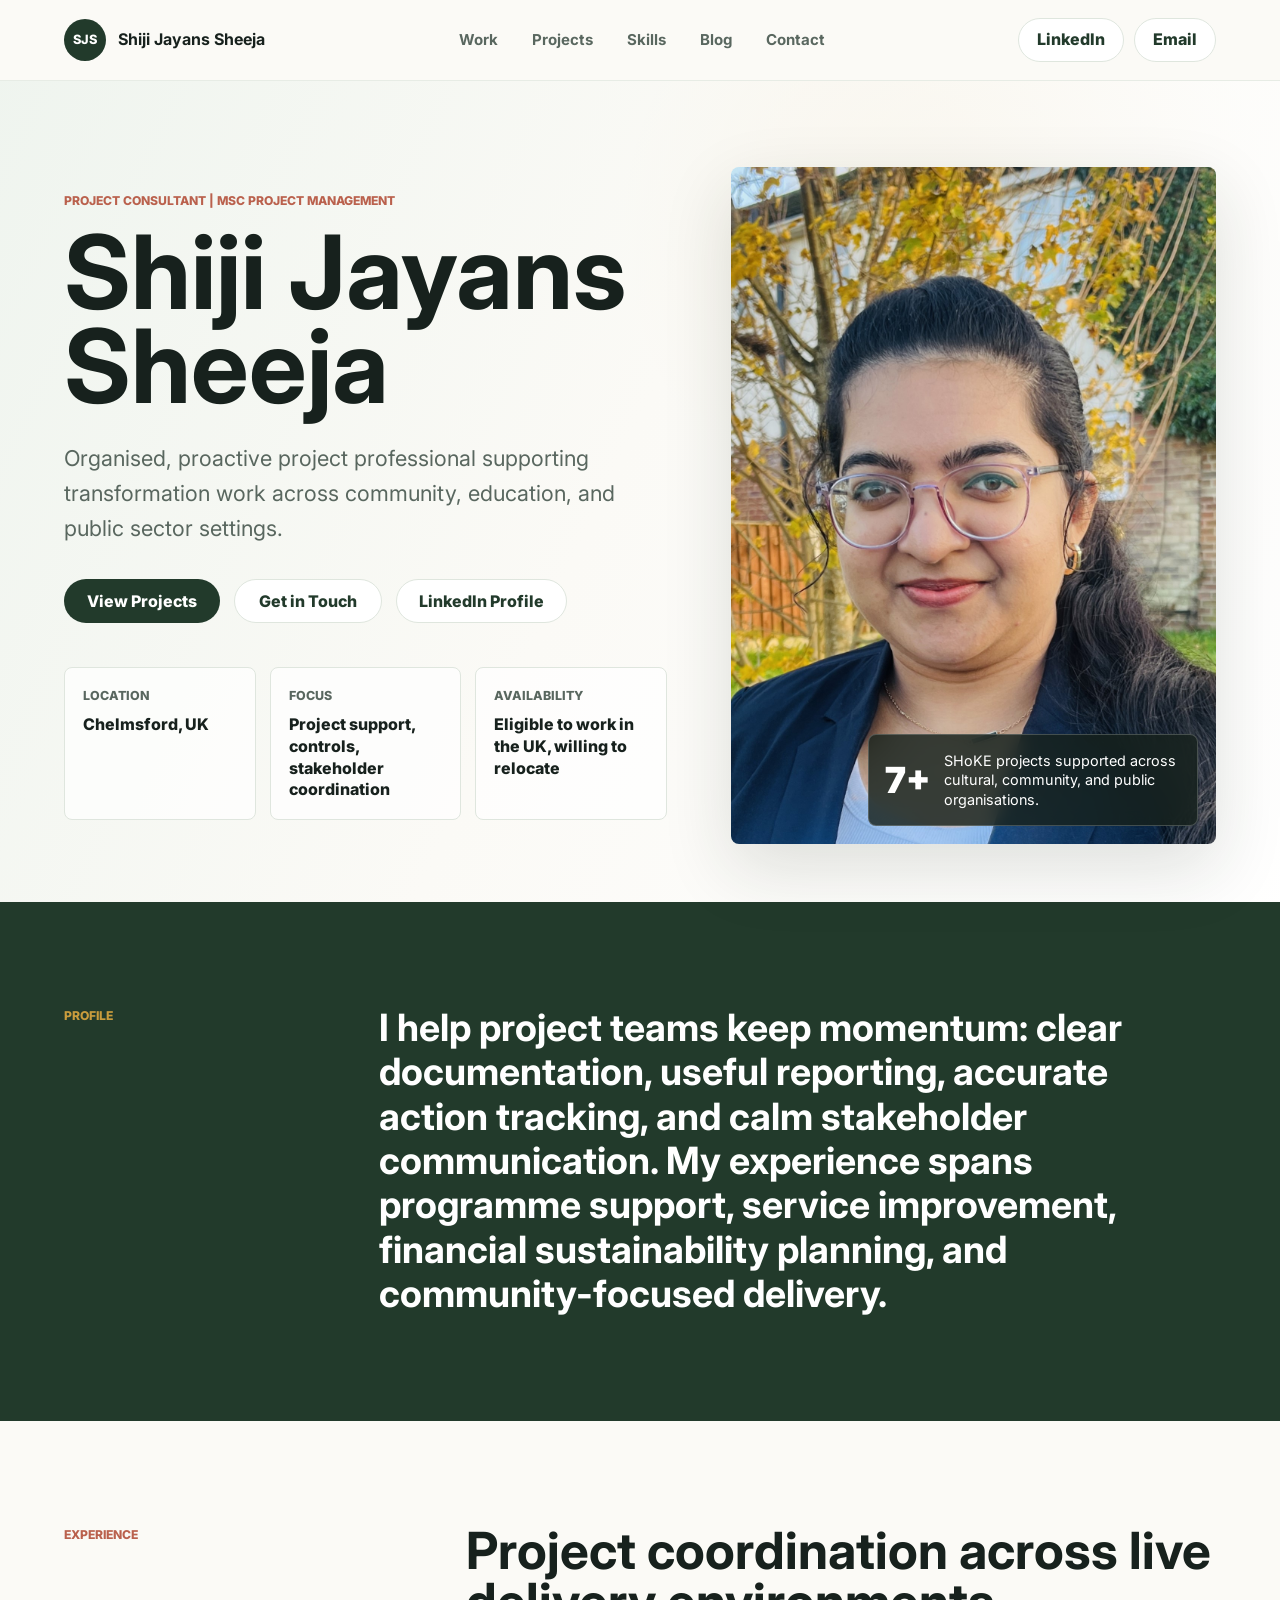
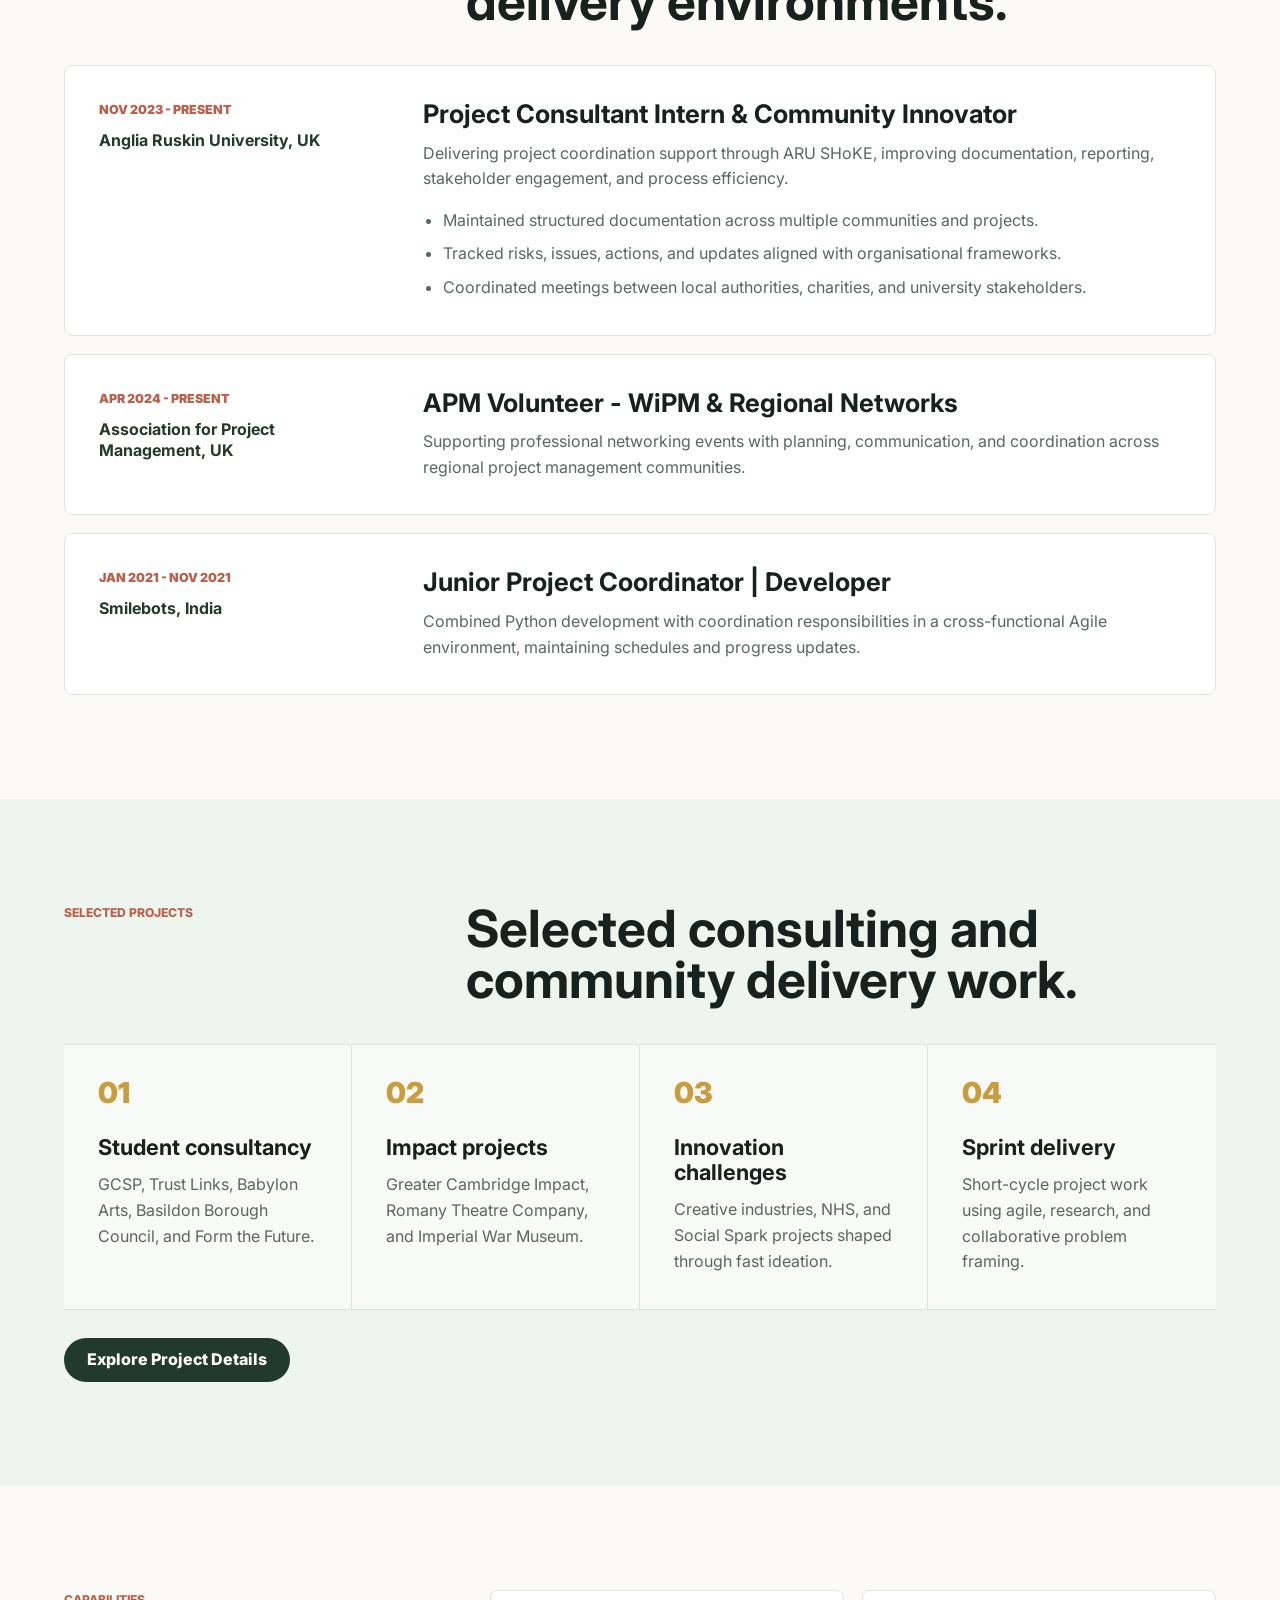
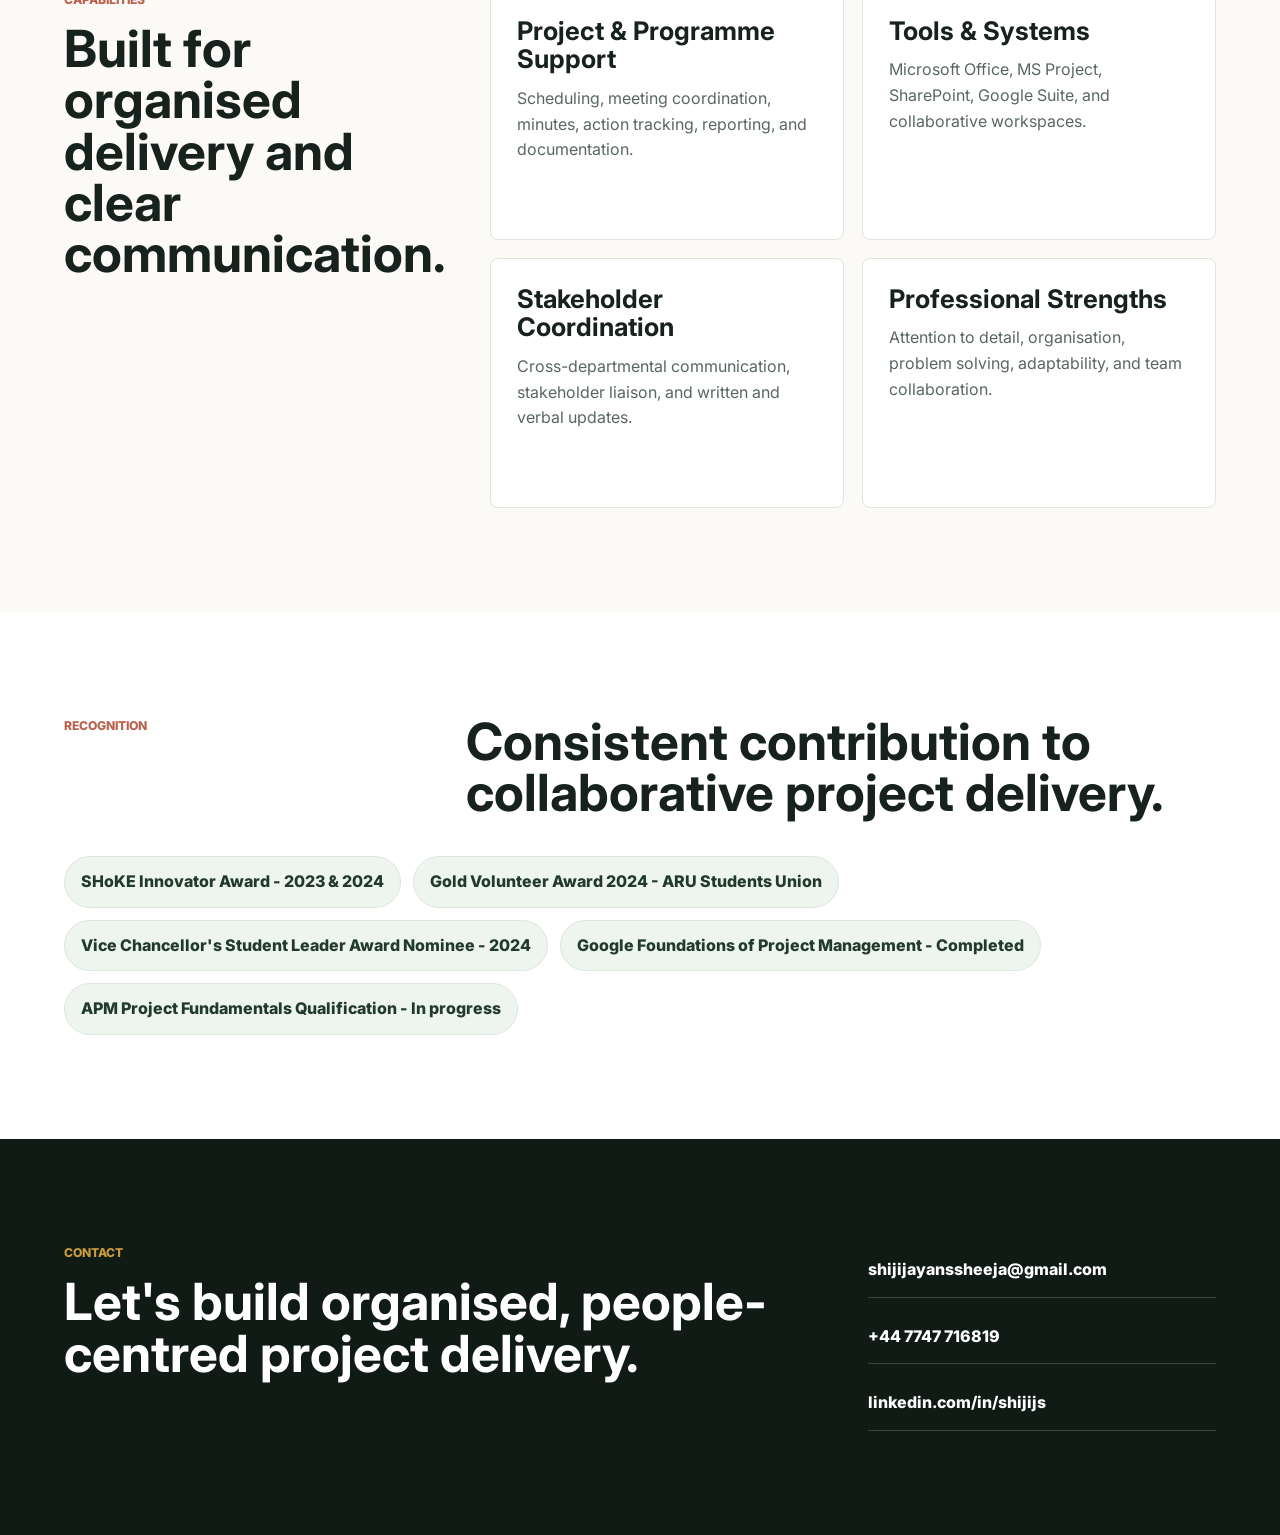
<file: index.html>
<!doctype html>
<html lang="en">
  <head>
    <meta charset="utf-8">
    <meta name="viewport" content="width=device-width, initial-scale=1">
    <title>Shiji Jayans Sheeja | Project Consultant</title>
    <meta
      name="description"
      content="Modern portfolio for Shiji Jayans Sheeja, a project consultant with MSc Project Management experience across community, education, and public sector projects."
    >
    <link rel="preconnect" href="https://fonts.googleapis.com">
    <link rel="preconnect" href="https://fonts.gstatic.com" crossorigin>
    <link
      href="https://fonts.googleapis.com/css2?family=Inter:wght@400;500;600;700;800&display=swap"
      rel="stylesheet"
    >
    <link rel="stylesheet" href="styles.css">
  </head>
  <body>
    <header class="site-header" data-header>
      <a class="brand" href="index.html#home" aria-label="Shiji Jayans Sheeja home">
        <span>SJS</span>
        <strong>Shiji Jayans Sheeja</strong>
      </a>
      <nav class="nav-links" aria-label="Primary navigation">
        <a href="#work">Work</a>
        <a href="projects.html">Projects</a>
        <a href="#skills">Skills</a>
        <a href="blog.html">Blog</a>
        <a href="#contact">Contact</a>
      </nav>
      <div class="header-actions">
        <a class="header-cta" href="https://linkedin.com/in/shijijs">LinkedIn</a>
        <a class="header-cta" href="mailto:shijijayanssheeja@gmail.com">Email</a>
      </div>
    </header>

    <main>
      <section class="hero" id="home">
        <div class="hero-copy">
          <p class="eyebrow">Project Consultant | MSc Project Management</p>
          <h1>Shiji Jayans Sheeja</h1>
          <p class="hero-lede">
            Organised, proactive project professional supporting transformation work across
            community, education, and public sector settings.
          </p>
          <div class="hero-actions" aria-label="Primary actions">
            <a class="button primary" href="projects.html">View Projects</a>
            <a class="button secondary" href="mailto:shijijayanssheeja@gmail.com">Get in Touch</a>
            <a class="button secondary" href="https://linkedin.com/in/shijijs">LinkedIn Profile</a>
          </div>
          <dl class="quick-facts" aria-label="Quick facts">
            <div>
              <dt>Location</dt>
              <dd>Chelmsford, UK</dd>
            </div>
            <div>
              <dt>Focus</dt>
              <dd>Project support, controls, stakeholder coordination</dd>
            </div>
            <div>
              <dt>Availability</dt>
              <dd>Eligible to work in the UK, willing to relocate</dd>
            </div>
          </dl>
        </div>
        <div class="hero-visual" aria-label="Portrait of Shiji Jayans Sheeja">
          <img src="assets/shiji.JPG" alt="Shiji Jayans Sheeja smiling outdoors">
          <div class="hero-note">
            <span>7+</span>
            <p>SHoKE projects supported across cultural, community, and public organisations.</p>
          </div>
        </div>
      </section>

      <section class="intro-section" aria-label="Professional summary">
        <div class="section-kicker">Profile</div>
        <p>
          I help project teams keep momentum: clear documentation, useful reporting,
          accurate action tracking, and calm stakeholder communication. My experience spans
          programme support, service improvement, financial sustainability planning, and
          community-focused delivery.
        </p>
      </section>

      <section class="section" id="work">
        <div class="section-heading">
          <p class="section-kicker">Experience</p>
          <h2>Project coordination across live delivery environments.</h2>
        </div>
        <div class="timeline">
          <article class="timeline-item">
            <div class="timeline-meta">
              <span>Nov 2023 - Present</span>
              <strong>Anglia Ruskin University, UK</strong>
            </div>
            <div class="timeline-content">
              <h3>Project Consultant Intern & Community Innovator</h3>
              <p>
                Delivering project coordination support through ARU SHoKE, improving
                documentation, reporting, stakeholder engagement, and process efficiency.
              </p>
              <ul>
                <li>Maintained structured documentation across multiple communities and projects.</li>
                <li>Tracked risks, issues, actions, and updates aligned with organisational frameworks.</li>
                <li>Coordinated meetings between local authorities, charities, and university stakeholders.</li>
              </ul>
            </div>
          </article>
          <article class="timeline-item">
            <div class="timeline-meta">
              <span>Apr 2024 - Present</span>
              <strong>Association for Project Management, UK</strong>
            </div>
            <div class="timeline-content">
              <h3>APM Volunteer - WiPM & Regional Networks</h3>
              <p>
                Supporting professional networking events with planning, communication,
                and coordination across regional project management communities.
              </p>
            </div>
          </article>
          <article class="timeline-item">
            <div class="timeline-meta">
              <span>Jan 2021 - Nov 2021</span>
              <strong>Smilebots, India</strong>
            </div>
            <div class="timeline-content">
              <h3>Junior Project Coordinator | Developer</h3>
              <p>
                Combined Python development with coordination responsibilities in a
                cross-functional Agile environment, maintaining schedules and progress updates.
              </p>
            </div>
          </article>
        </div>
      </section>

      <section class="section projects-section" id="projects">
        <div class="section-heading">
          <p class="section-kicker">Selected Projects</p>
          <h2>Selected consulting and community delivery work.</h2>
        </div>
        <div class="project-preview">
          <article>
            <span>01</span>
            <h3>Student consultancy</h3>
            <p>GCSP, Trust Links, Babylon Arts, Basildon Borough Council, and Form the Future.</p>
          </article>
          <article>
            <span>02</span>
            <h3>Impact projects</h3>
            <p>Greater Cambridge Impact, Romany Theatre Company, and Imperial War Museum.</p>
          </article>
          <article>
            <span>03</span>
            <h3>Innovation challenges</h3>
            <p>Creative industries, NHS, and Social Spark projects shaped through fast ideation.</p>
          </article>
          <article>
            <span>04</span>
            <h3>Sprint delivery</h3>
            <p>Short-cycle project work using agile, research, and collaborative problem framing.</p>
          </article>
        </div>
        <a class="button primary project-link" href="projects.html">Explore Project Details</a>
      </section>

      <section class="section split-section" id="skills">
        <div>
          <p class="section-kicker">Capabilities</p>
          <h2>Built for organised delivery and clear communication.</h2>
        </div>
        <div class="skills-layout">
          <article>
            <h3>Project & Programme Support</h3>
            <p>Scheduling, meeting coordination, minutes, action tracking, reporting, and documentation.</p>
          </article>
          <article>
            <h3>Tools & Systems</h3>
            <p>Microsoft Office, MS Project, SharePoint, Google Suite, and collaborative workspaces.</p>
          </article>
          <article>
            <h3>Stakeholder Coordination</h3>
            <p>Cross-departmental communication, stakeholder liaison, and written and verbal updates.</p>
          </article>
          <article>
            <h3>Professional Strengths</h3>
            <p>Attention to detail, organisation, problem solving, adaptability, and team collaboration.</p>
          </article>
        </div>
      </section>

      <section class="section recognition-section">
        <div class="section-heading">
          <p class="section-kicker">Recognition</p>
          <h2>Consistent contribution to collaborative project delivery.</h2>
        </div>
        <div class="recognition-list">
          <p>SHoKE Innovator Award - 2023 & 2024</p>
          <p>Gold Volunteer Award 2024 - ARU Students Union</p>
          <p>Vice Chancellor's Student Leader Award Nominee - 2024</p>
          <p>Google Foundations of Project Management - Completed</p>
          <p>APM Project Fundamentals Qualification - In progress</p>
        </div>
      </section>
    </main>

    <footer class="footer" id="contact">
      <div>
        <p class="section-kicker">Contact</p>
        <h2>Let's build organised, people-centred project delivery.</h2>
      </div>
      <address>
        <a href="mailto:shijijayanssheeja@gmail.com">shijijayanssheeja@gmail.com</a>
        <a href="tel:+447747716819">+44 7747 716819</a>
        <a href="https://linkedin.com/in/shijijs">linkedin.com/in/shijijs</a>
      </address>
    </footer>

    <script src="script.js"></script>
  </body>
</html>
</file>
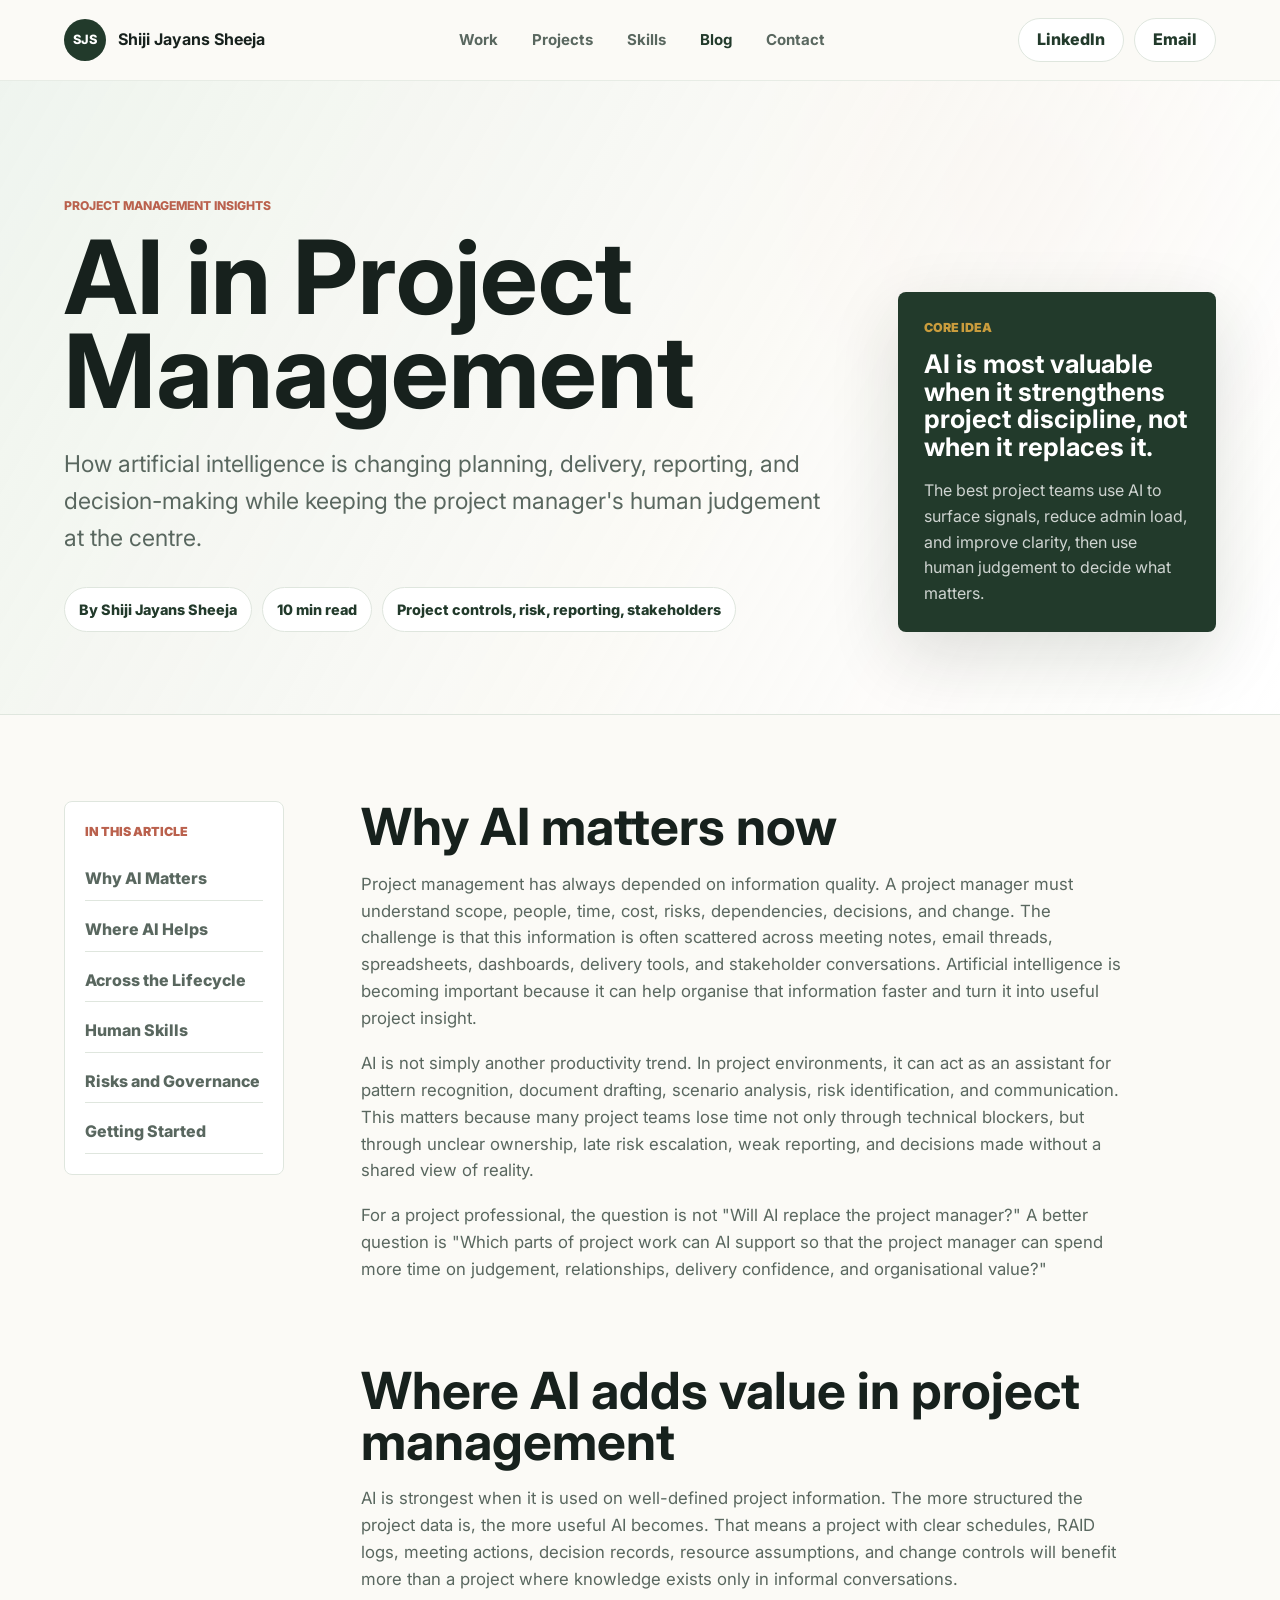
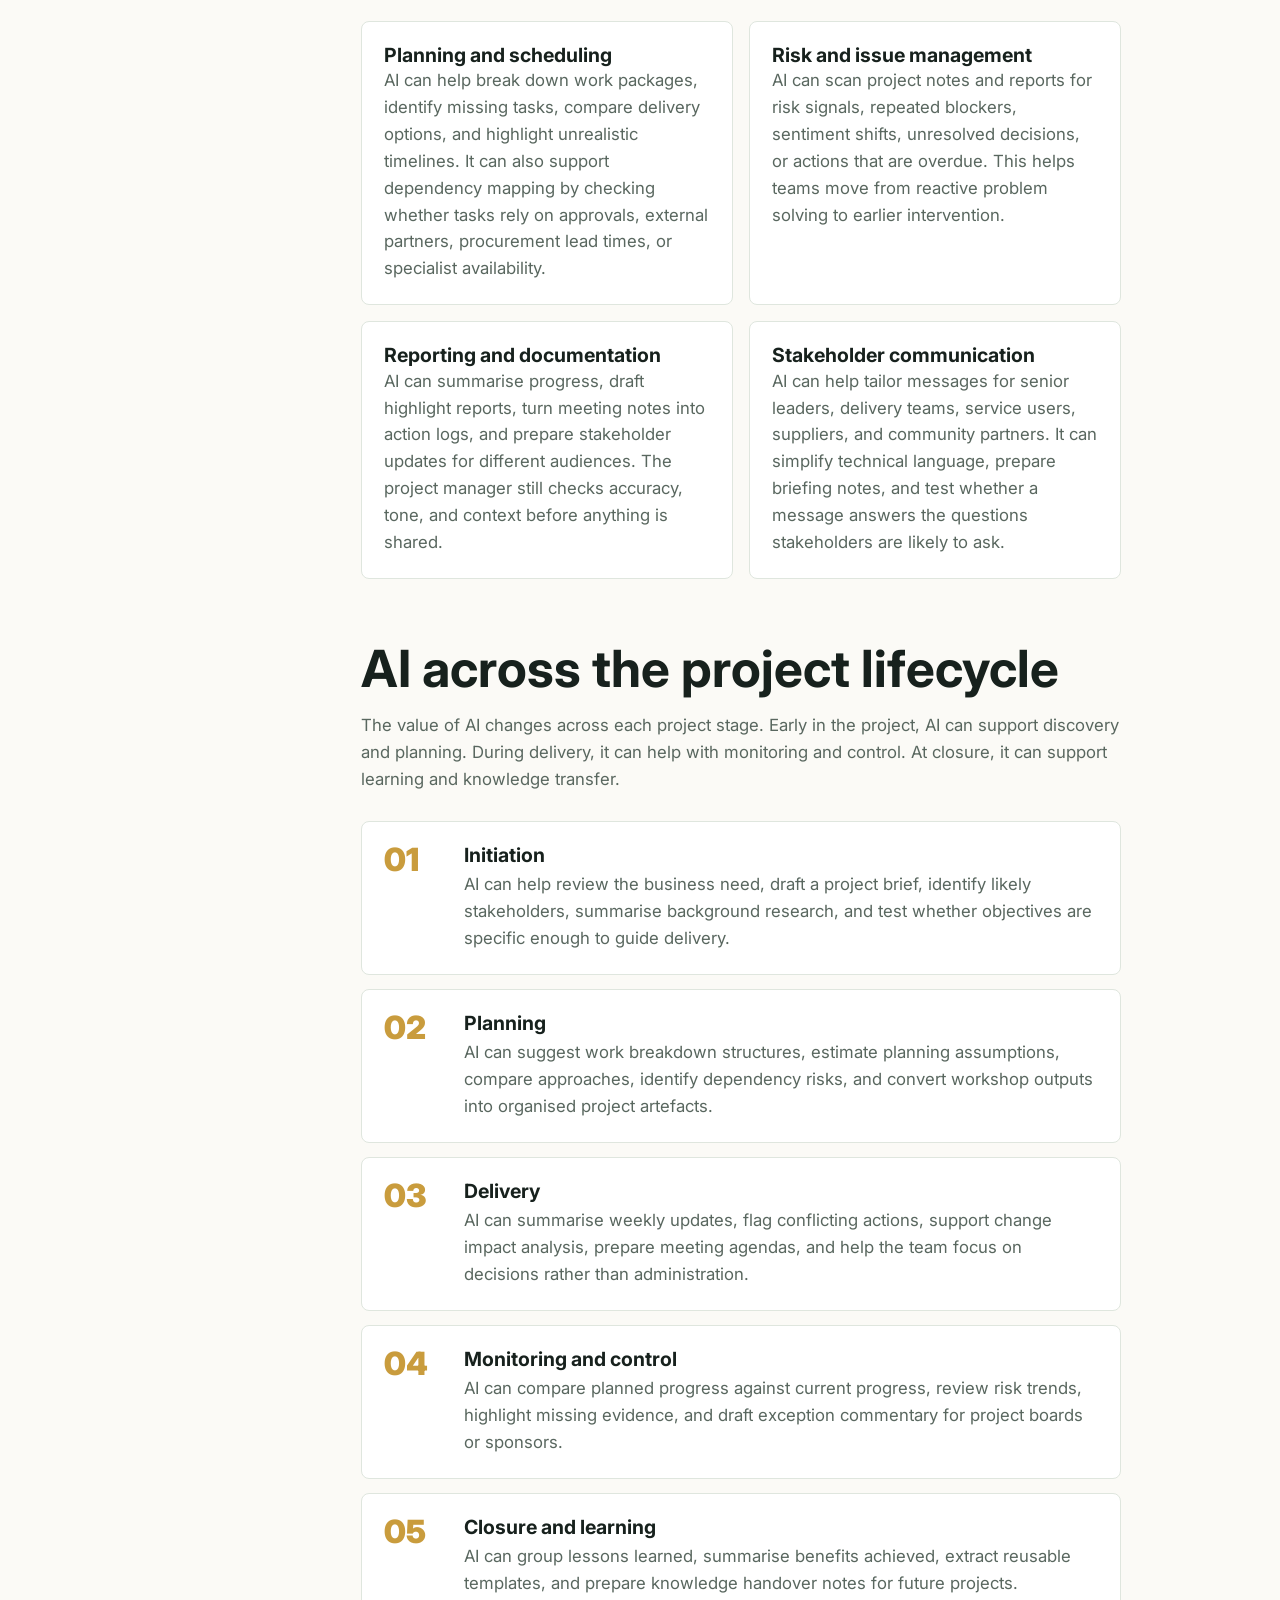
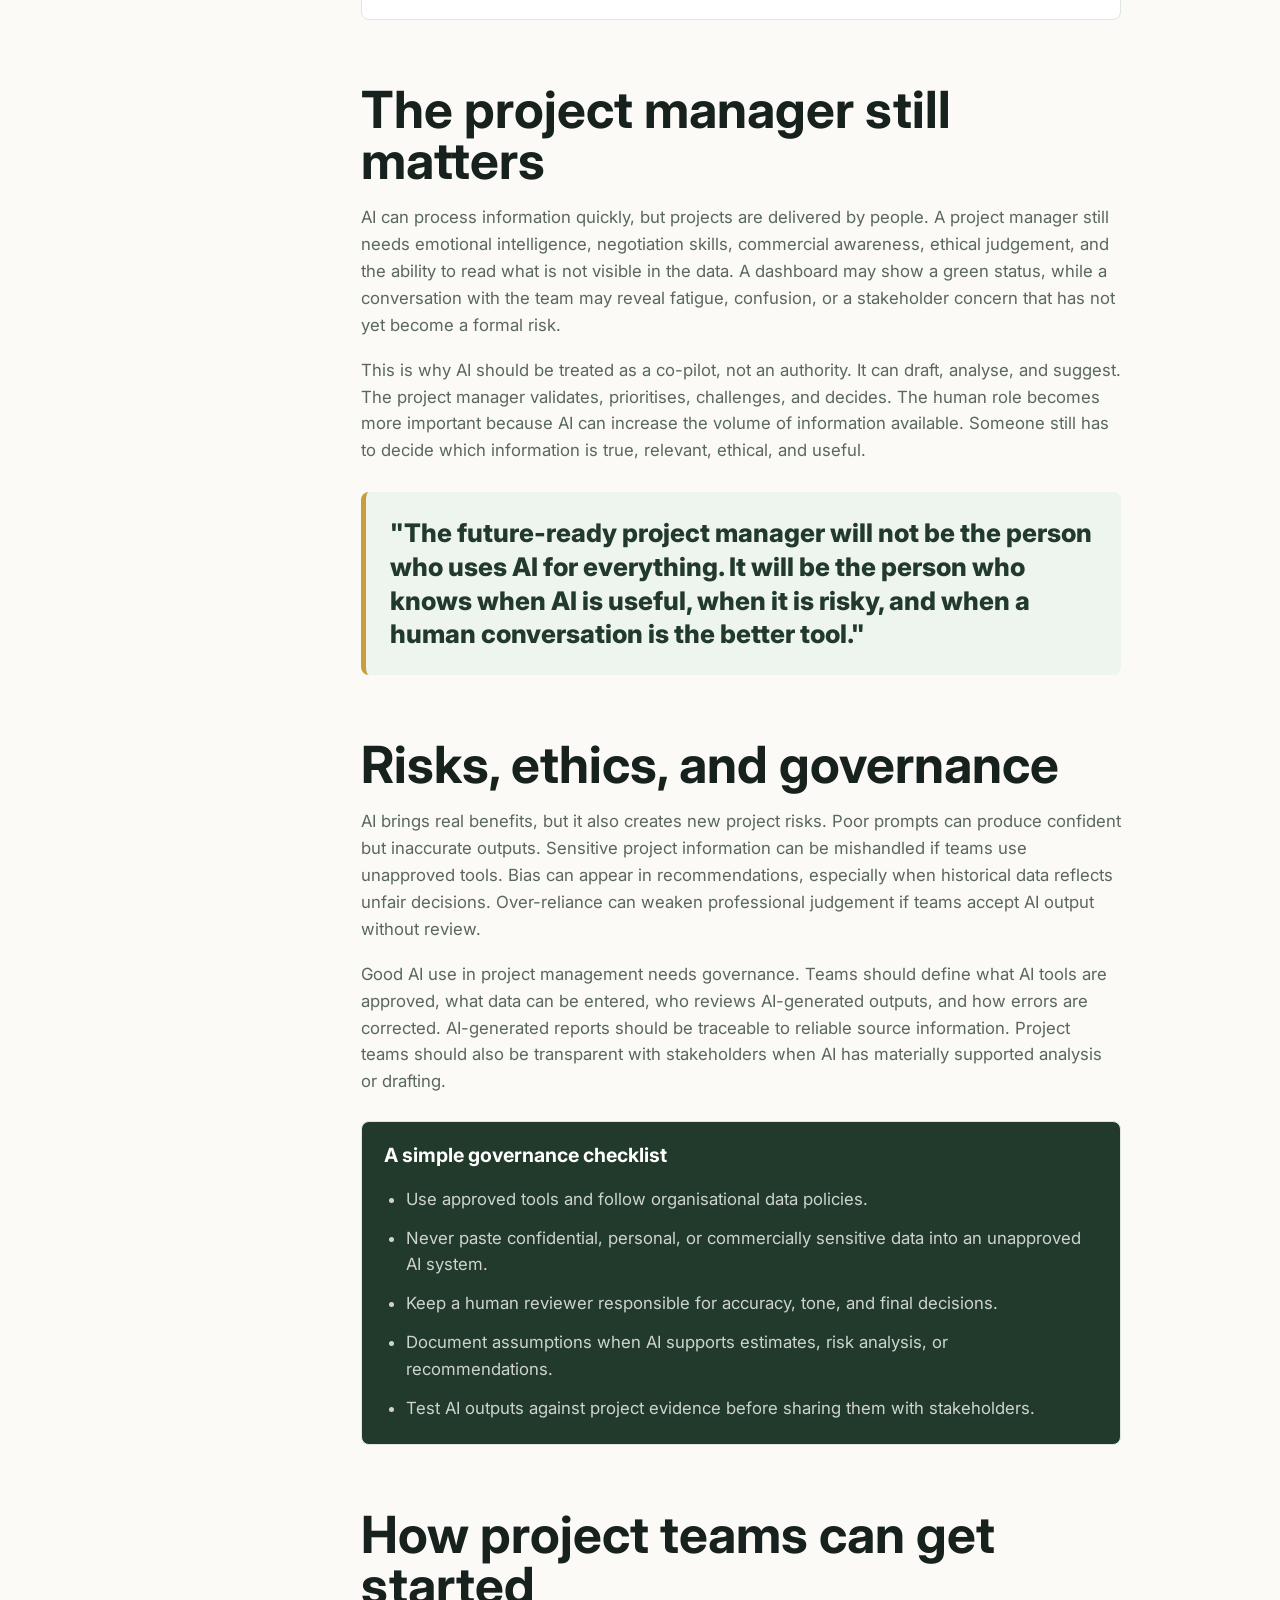
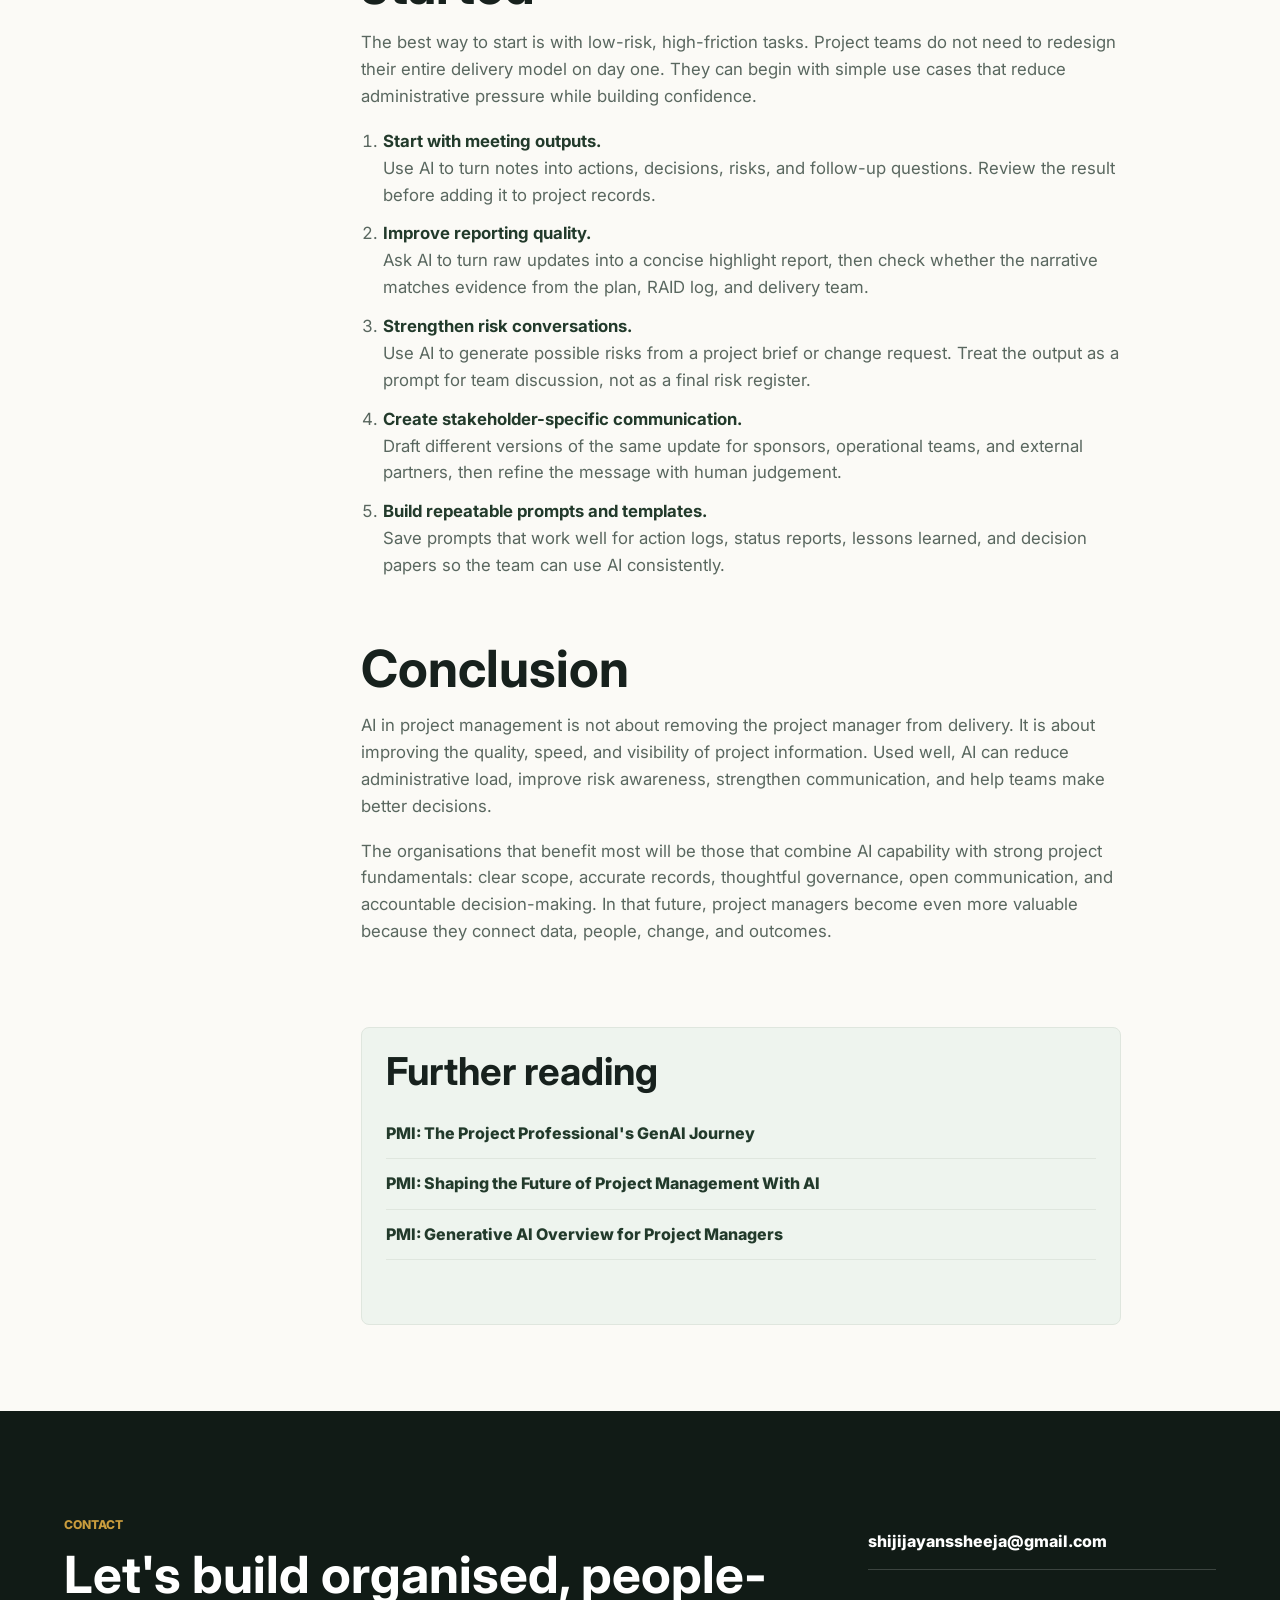
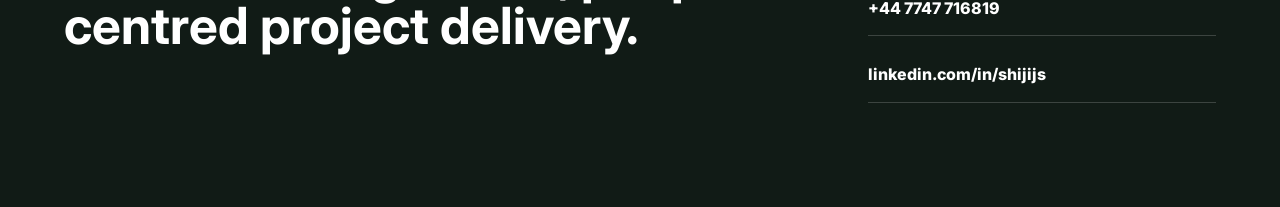
<file: blog.html>
<!doctype html>
<html lang="en">
  <head>
    <meta charset="utf-8">
    <meta name="viewport" content="width=device-width, initial-scale=1">
    <title>AI in Project Management | Shiji Jayans Sheeja</title>
    <meta
      name="description"
      content="A detailed project management blog by Shiji Jayans Sheeja on how AI can improve planning, risk management, reporting, and stakeholder communication."
    >
    <link rel="preconnect" href="https://fonts.googleapis.com">
    <link rel="preconnect" href="https://fonts.gstatic.com" crossorigin>
    <link
      href="https://fonts.googleapis.com/css2?family=Inter:wght@400;500;600;700;800&display=swap"
      rel="stylesheet"
    >
    <link rel="stylesheet" href="styles.css">
  </head>
  <body>
    <header class="site-header" data-header>
      <a class="brand" href="index.html#home" aria-label="Shiji Jayans Sheeja home">
        <span>SJS</span>
        <strong>Shiji Jayans Sheeja</strong>
      </a>
      <nav class="nav-links" aria-label="Primary navigation">
        <a href="index.html#work">Work</a>
        <a href="projects.html">Projects</a>
        <a href="index.html#skills">Skills</a>
        <a href="blog.html" aria-current="page">Blog</a>
        <a href="index.html#contact">Contact</a>
      </nav>
      <div class="header-actions">
        <a class="header-cta" href="https://linkedin.com/in/shijijs">LinkedIn</a>
        <a class="header-cta" href="mailto:shijijayanssheeja@gmail.com">Email</a>
      </div>
    </header>

    <main>
      <section class="blog-hero">
        <div class="blog-hero-copy">
          <p class="eyebrow">Project Management Insights</p>
          <h1>AI in Project Management</h1>
          <p>
            How artificial intelligence is changing planning, delivery, reporting, and
            decision-making while keeping the project manager's human judgement at the centre.
          </p>
          <div class="article-meta" aria-label="Article details">
            <span>By Shiji Jayans Sheeja</span>
            <span>10 min read</span>
            <span>Project controls, risk, reporting, stakeholders</span>
          </div>
        </div>
        <aside class="blog-hero-panel" aria-label="Article summary">
          <p>Core idea</p>
          <strong>AI is most valuable when it strengthens project discipline, not when it replaces it.</strong>
          <span>
            The best project teams use AI to surface signals, reduce admin load, and improve
            clarity, then use human judgement to decide what matters.
          </span>
        </aside>
      </section>

      <article class="blog-article">
        <nav class="article-toc" aria-label="Article contents">
          <p>In this article</p>
          <a href="#why-ai">Why AI Matters</a>
          <a href="#where-ai-helps">Where AI Helps</a>
          <a href="#project-lifecycle">Across the Lifecycle</a>
          <a href="#human-skills">Human Skills</a>
          <a href="#risks">Risks and Governance</a>
          <a href="#getting-started">Getting Started</a>
        </nav>

        <div class="article-content">
          <section id="why-ai">
            <h2>Why AI matters now</h2>
            <p>
              Project management has always depended on information quality. A project manager
              must understand scope, people, time, cost, risks, dependencies, decisions, and
              change. The challenge is that this information is often scattered across meeting
              notes, email threads, spreadsheets, dashboards, delivery tools, and stakeholder
              conversations. Artificial intelligence is becoming important because it can help
              organise that information faster and turn it into useful project insight.
            </p>
            <p>
              AI is not simply another productivity trend. In project environments, it can act as
              an assistant for pattern recognition, document drafting, scenario analysis, risk
              identification, and communication. This matters because many project teams lose
              time not only through technical blockers, but through unclear ownership, late risk
              escalation, weak reporting, and decisions made without a shared view of reality.
            </p>
            <p>
              For a project professional, the question is not "Will AI replace the project
              manager?" A better question is "Which parts of project work can AI support so that
              the project manager can spend more time on judgement, relationships, delivery
              confidence, and organisational value?"
            </p>
          </section>

          <section id="where-ai-helps">
            <h2>Where AI adds value in project management</h2>
            <p>
              AI is strongest when it is used on well-defined project information. The more
              structured the project data is, the more useful AI becomes. That means a project
              with clear schedules, RAID logs, meeting actions, decision records, resource
              assumptions, and change controls will benefit more than a project where knowledge
              exists only in informal conversations.
            </p>
            <div class="insight-grid">
              <div>
                <h3>Planning and scheduling</h3>
                <p>
                  AI can help break down work packages, identify missing tasks, compare delivery
                  options, and highlight unrealistic timelines. It can also support dependency
                  mapping by checking whether tasks rely on approvals, external partners,
                  procurement lead times, or specialist availability.
                </p>
              </div>
              <div>
                <h3>Risk and issue management</h3>
                <p>
                  AI can scan project notes and reports for risk signals, repeated blockers,
                  sentiment shifts, unresolved decisions, or actions that are overdue. This helps
                  teams move from reactive problem solving to earlier intervention.
                </p>
              </div>
              <div>
                <h3>Reporting and documentation</h3>
                <p>
                  AI can summarise progress, draft highlight reports, turn meeting notes into
                  action logs, and prepare stakeholder updates for different audiences. The
                  project manager still checks accuracy, tone, and context before anything is
                  shared.
                </p>
              </div>
              <div>
                <h3>Stakeholder communication</h3>
                <p>
                  AI can help tailor messages for senior leaders, delivery teams, service users,
                  suppliers, and community partners. It can simplify technical language, prepare
                  briefing notes, and test whether a message answers the questions stakeholders
                  are likely to ask.
                </p>
              </div>
            </div>
          </section>

          <section id="project-lifecycle">
            <h2>AI across the project lifecycle</h2>
            <p>
              The value of AI changes across each project stage. Early in the project, AI can
              support discovery and planning. During delivery, it can help with monitoring and
              control. At closure, it can support learning and knowledge transfer.
            </p>
            <div class="lifecycle-list">
              <div>
                <span>01</span>
                <h3>Initiation</h3>
                <p>
                  AI can help review the business need, draft a project brief, identify likely
                  stakeholders, summarise background research, and test whether objectives are
                  specific enough to guide delivery.
                </p>
              </div>
              <div>
                <span>02</span>
                <h3>Planning</h3>
                <p>
                  AI can suggest work breakdown structures, estimate planning assumptions,
                  compare approaches, identify dependency risks, and convert workshop outputs
                  into organised project artefacts.
                </p>
              </div>
              <div>
                <span>03</span>
                <h3>Delivery</h3>
                <p>
                  AI can summarise weekly updates, flag conflicting actions, support change
                  impact analysis, prepare meeting agendas, and help the team focus on decisions
                  rather than administration.
                </p>
              </div>
              <div>
                <span>04</span>
                <h3>Monitoring and control</h3>
                <p>
                  AI can compare planned progress against current progress, review risk trends,
                  highlight missing evidence, and draft exception commentary for project boards
                  or sponsors.
                </p>
              </div>
              <div>
                <span>05</span>
                <h3>Closure and learning</h3>
                <p>
                  AI can group lessons learned, summarise benefits achieved, extract reusable
                  templates, and prepare knowledge handover notes for future projects.
                </p>
              </div>
            </div>
          </section>

          <section id="human-skills">
            <h2>The project manager still matters</h2>
            <p>
              AI can process information quickly, but projects are delivered by people. A project
              manager still needs emotional intelligence, negotiation skills, commercial
              awareness, ethical judgement, and the ability to read what is not visible in the
              data. A dashboard may show a green status, while a conversation with the team may
              reveal fatigue, confusion, or a stakeholder concern that has not yet become a formal
              risk.
            </p>
            <p>
              This is why AI should be treated as a co-pilot, not an authority. It can draft,
              analyse, and suggest. The project manager validates, prioritises, challenges, and
              decides. The human role becomes more important because AI can increase the volume
              of information available. Someone still has to decide which information is true,
              relevant, ethical, and useful.
            </p>
            <blockquote>
              "The future-ready project manager will not be the person who uses AI for everything.
              It will be the person who knows when AI is useful, when it is risky, and when a
              human conversation is the better tool."
            </blockquote>
          </section>

          <section id="risks">
            <h2>Risks, ethics, and governance</h2>
            <p>
              AI brings real benefits, but it also creates new project risks. Poor prompts can
              produce confident but inaccurate outputs. Sensitive project information can be
              mishandled if teams use unapproved tools. Bias can appear in recommendations,
              especially when historical data reflects unfair decisions. Over-reliance can weaken
              professional judgement if teams accept AI output without review.
            </p>
            <p>
              Good AI use in project management needs governance. Teams should define what AI
              tools are approved, what data can be entered, who reviews AI-generated outputs, and
              how errors are corrected. AI-generated reports should be traceable to reliable
              source information. Project teams should also be transparent with stakeholders when
              AI has materially supported analysis or drafting.
            </p>
            <div class="callout">
              <h3>A simple governance checklist</h3>
              <ul>
                <li>Use approved tools and follow organisational data policies.</li>
                <li>Never paste confidential, personal, or commercially sensitive data into an unapproved AI system.</li>
                <li>Keep a human reviewer responsible for accuracy, tone, and final decisions.</li>
                <li>Document assumptions when AI supports estimates, risk analysis, or recommendations.</li>
                <li>Test AI outputs against project evidence before sharing them with stakeholders.</li>
              </ul>
            </div>
          </section>

          <section id="getting-started">
            <h2>How project teams can get started</h2>
            <p>
              The best way to start is with low-risk, high-friction tasks. Project teams do not
              need to redesign their entire delivery model on day one. They can begin with simple
              use cases that reduce administrative pressure while building confidence.
            </p>
            <ol class="article-steps">
              <li>
                <strong>Start with meeting outputs.</strong>
                Use AI to turn notes into actions, decisions, risks, and follow-up questions.
                Review the result before adding it to project records.
              </li>
              <li>
                <strong>Improve reporting quality.</strong>
                Ask AI to turn raw updates into a concise highlight report, then check whether
                the narrative matches evidence from the plan, RAID log, and delivery team.
              </li>
              <li>
                <strong>Strengthen risk conversations.</strong>
                Use AI to generate possible risks from a project brief or change request. Treat
                the output as a prompt for team discussion, not as a final risk register.
              </li>
              <li>
                <strong>Create stakeholder-specific communication.</strong>
                Draft different versions of the same update for sponsors, operational teams, and
                external partners, then refine the message with human judgement.
              </li>
              <li>
                <strong>Build repeatable prompts and templates.</strong>
                Save prompts that work well for action logs, status reports, lessons learned, and
                decision papers so the team can use AI consistently.
              </li>
            </ol>
          </section>

          <section>
            <h2>Conclusion</h2>
            <p>
              AI in project management is not about removing the project manager from delivery.
              It is about improving the quality, speed, and visibility of project information.
              Used well, AI can reduce administrative load, improve risk awareness, strengthen
              communication, and help teams make better decisions.
            </p>
            <p>
              The organisations that benefit most will be those that combine AI capability with
              strong project fundamentals: clear scope, accurate records, thoughtful governance,
              open communication, and accountable decision-making. In that future, project
              managers become even more valuable because they connect data, people, change, and
              outcomes.
            </p>
          </section>

          <section class="article-sources">
            <h2>Further reading</h2>
            <a href="https://www.pmi.org/learning/thought-leadership/genai-journey">PMI: The Project Professional's GenAI Journey</a>
            <a href="https://www.pmi.org/learning/thought-leadership/ai-impact/shaping-the-future-of-project-management-with-ai">PMI: Shaping the Future of Project Management With AI</a>
            <a href="https://www.pmi.org/shop/p-/elearning/generative-ai-overview-for-project-managers/el083">PMI: Generative AI Overview for Project Managers</a>
          </section>
        </div>
      </article>
    </main>

    <footer class="footer" id="contact">
      <div>
        <p class="section-kicker">Contact</p>
        <h2>Let's build organised, people-centred project delivery.</h2>
      </div>
      <address>
        <a href="mailto:shijijayanssheeja@gmail.com">shijijayanssheeja@gmail.com</a>
        <a href="tel:+447747716819">+44 7747 716819</a>
        <a href="https://linkedin.com/in/shijijs">linkedin.com/in/shijijs</a>
      </address>
    </footer>

    <script src="script.js"></script>
  </body>
</html>
</file>
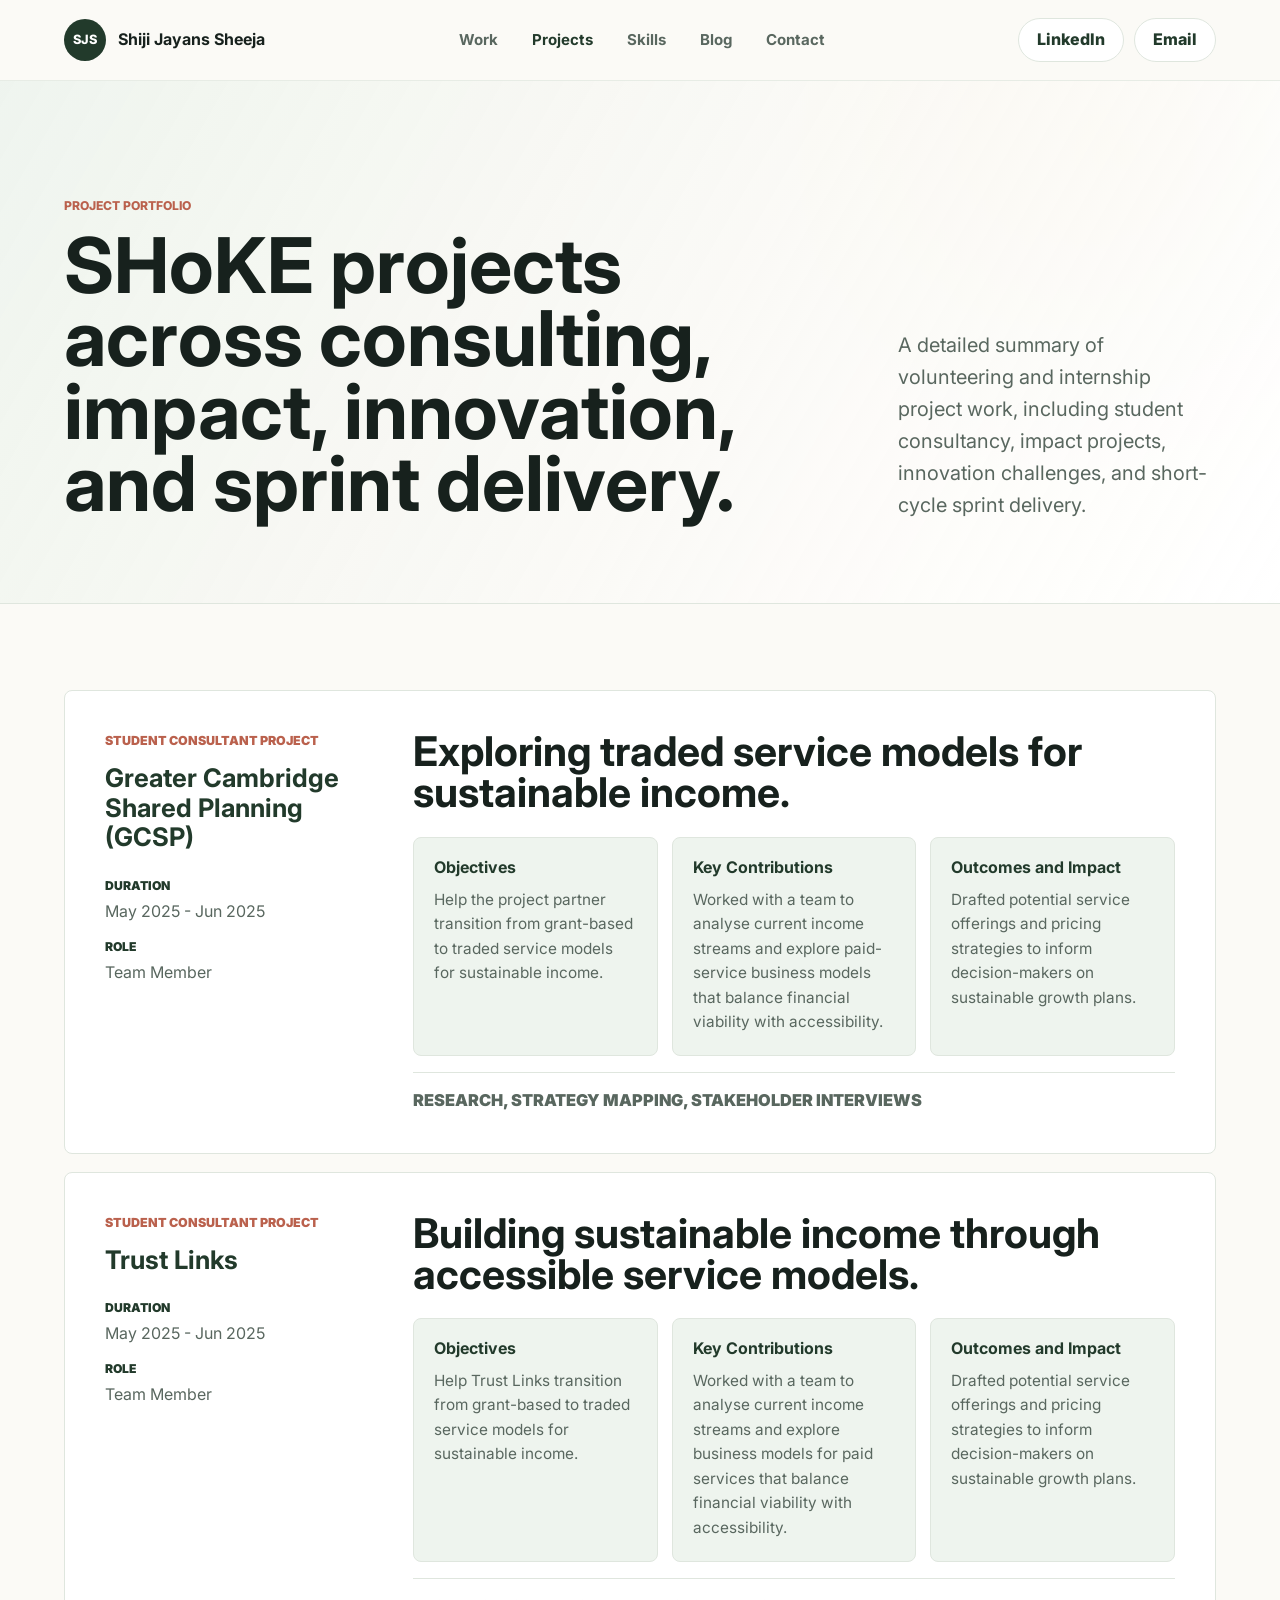
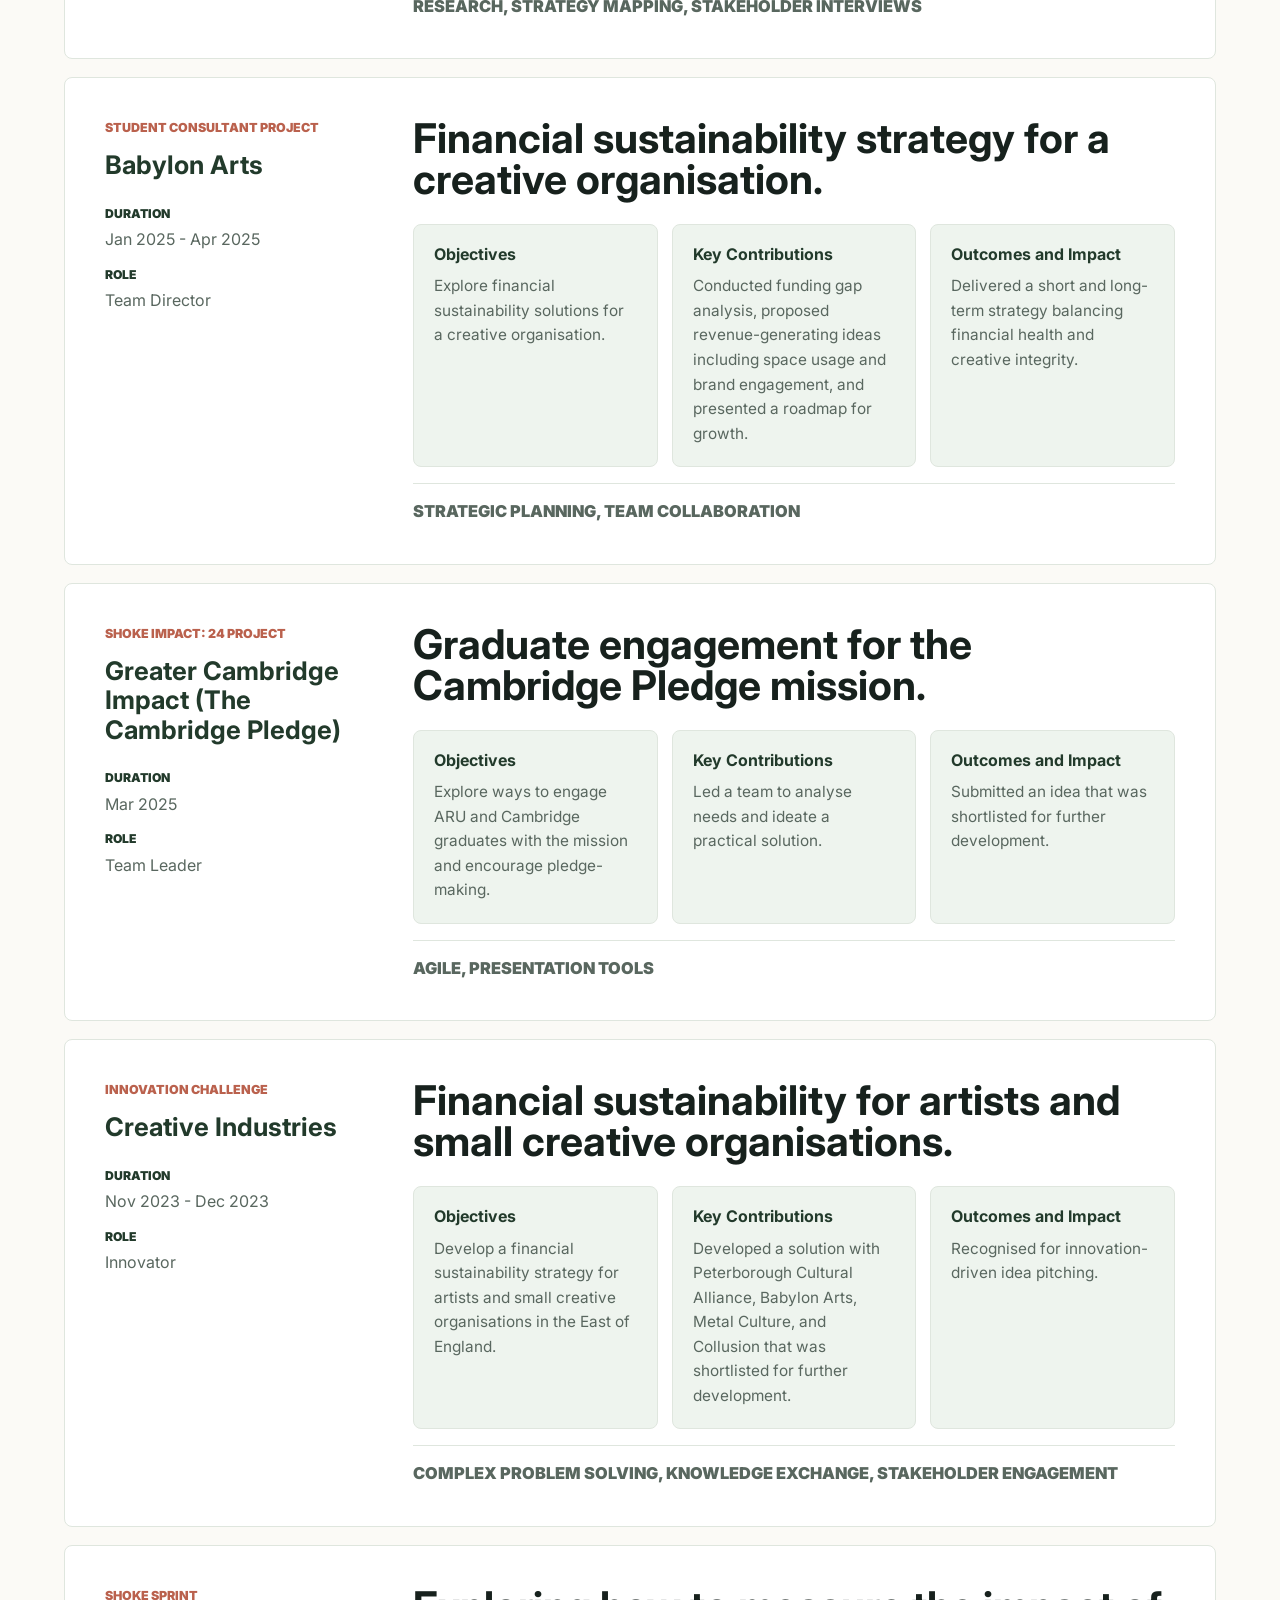
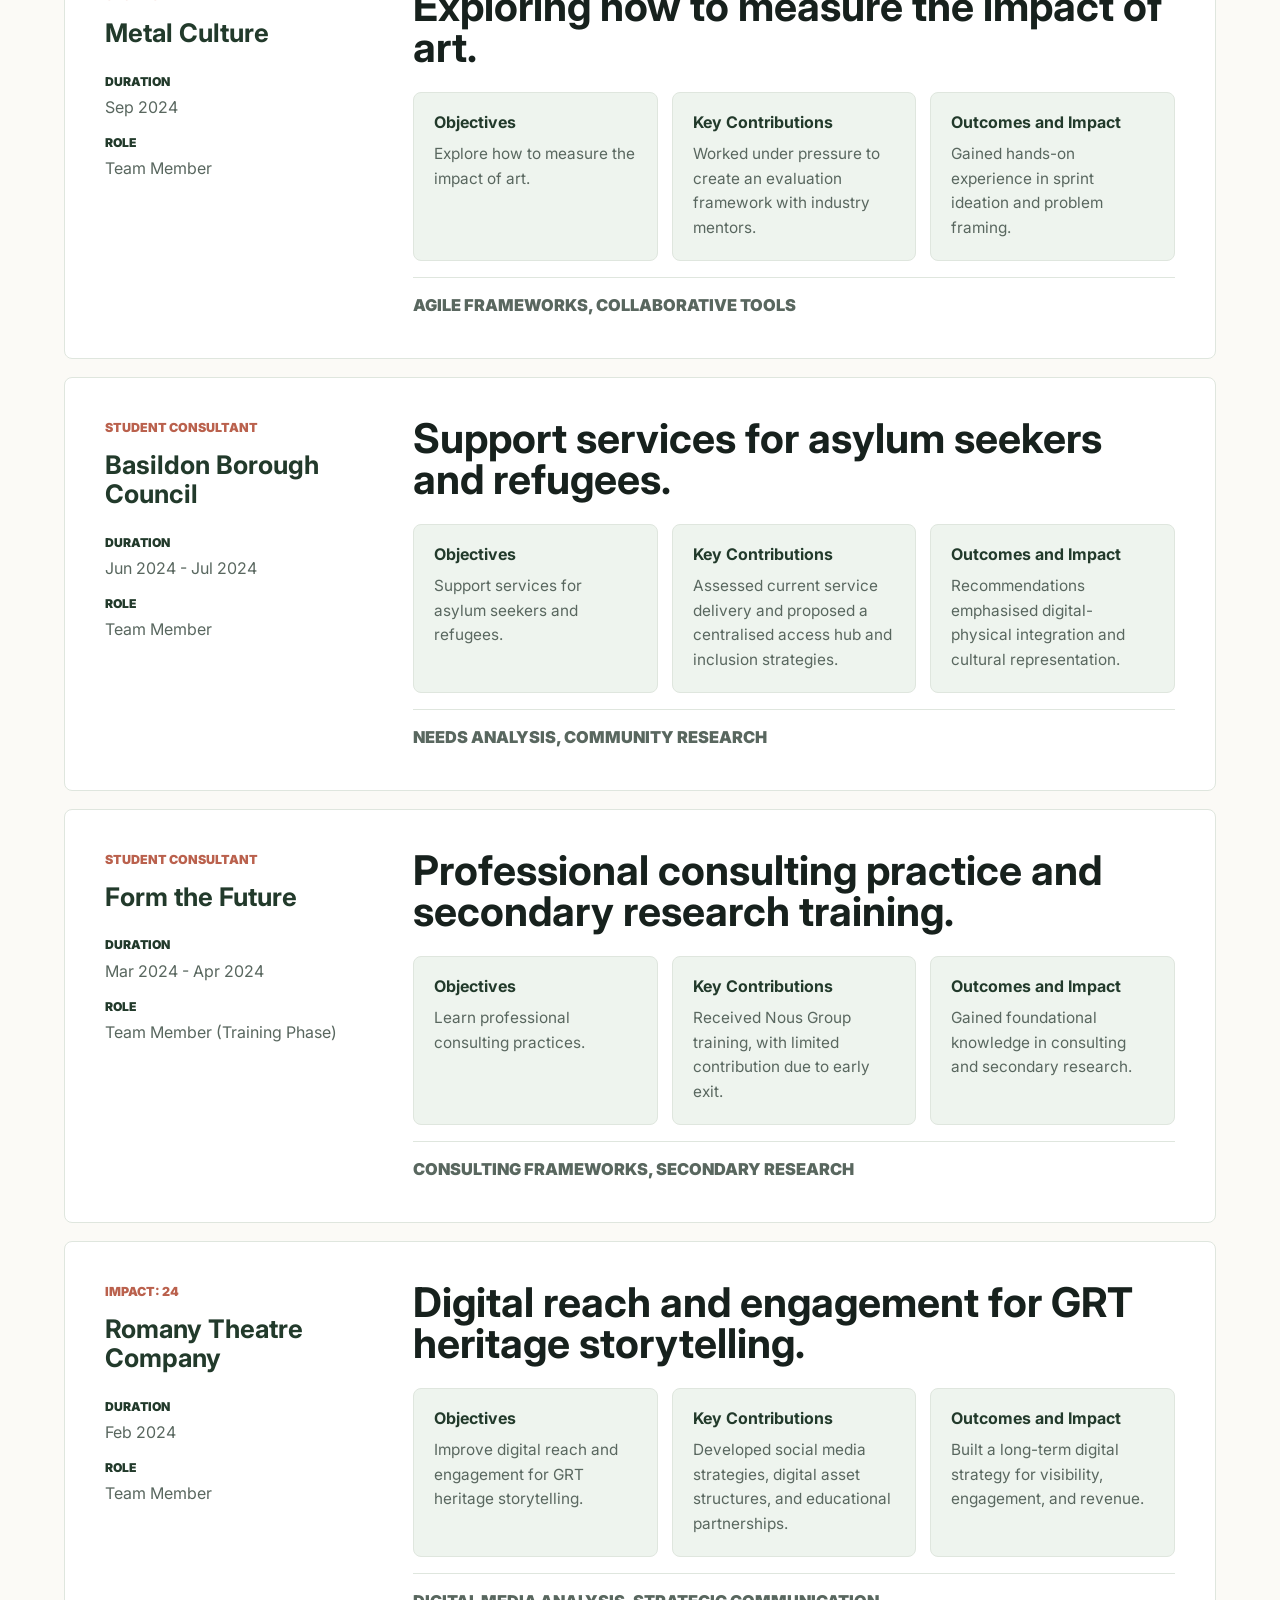
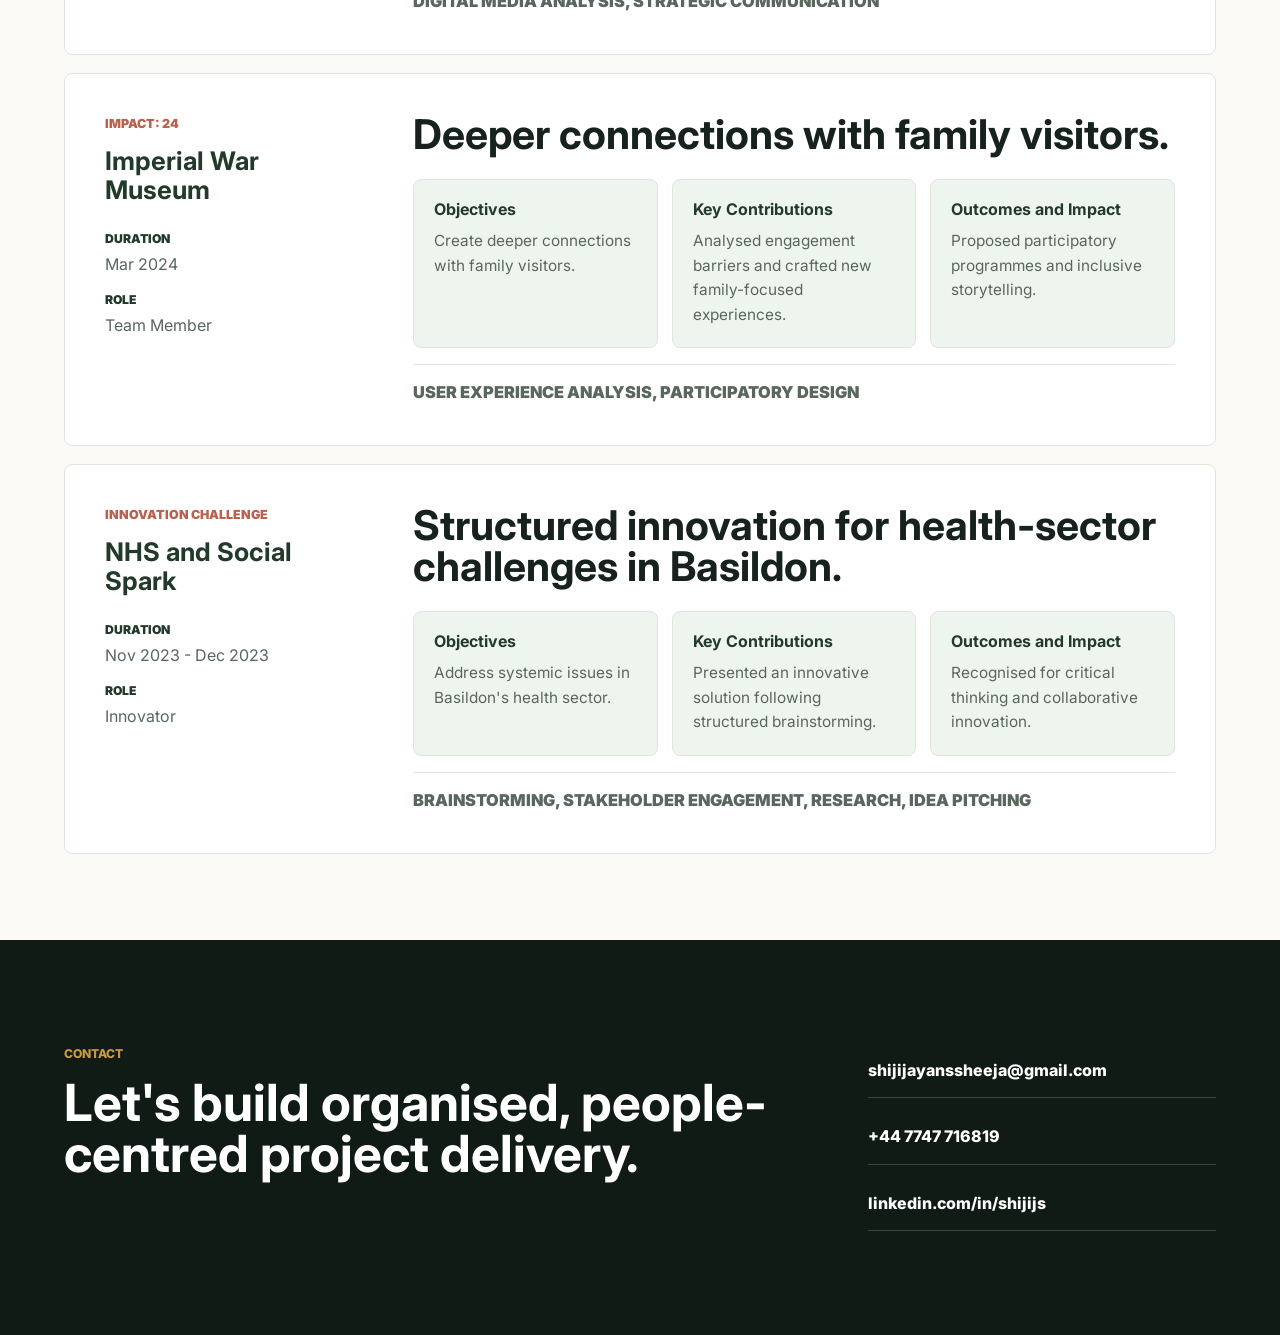
<file: projects.html>
<!doctype html>
<html lang="en">
  <head>
    <meta charset="utf-8">
    <meta name="viewport" content="width=device-width, initial-scale=1">
    <title>Projects | Shiji Jayans Sheeja</title>
    <meta
      name="description"
      content="Selected project consulting work by Shiji Jayans Sheeja across sustainability planning, service modelling, inclusion strategy, and community delivery."
    >
    <link rel="preconnect" href="https://fonts.googleapis.com">
    <link rel="preconnect" href="https://fonts.gstatic.com" crossorigin>
    <link
      href="https://fonts.googleapis.com/css2?family=Inter:wght@400;500;600;700;800&display=swap"
      rel="stylesheet"
    >
    <link rel="stylesheet" href="styles.css">
  </head>
  <body>
    <header class="site-header" data-header>
      <a class="brand" href="index.html#home" aria-label="Shiji Jayans Sheeja home">
        <span>SJS</span>
        <strong>Shiji Jayans Sheeja</strong>
      </a>
      <nav class="nav-links" aria-label="Primary navigation">
        <a href="index.html#work">Work</a>
        <a href="projects.html" aria-current="page">Projects</a>
        <a href="index.html#skills">Skills</a>
        <a href="blog.html">Blog</a>
        <a href="index.html#contact">Contact</a>
      </nav>
      <div class="header-actions">
        <a class="header-cta" href="https://linkedin.com/in/shijijs">LinkedIn</a>
        <a class="header-cta" href="mailto:shijijayanssheeja@gmail.com">Email</a>
      </div>
    </header>

    <main>
      <section class="projects-hero">
        <div>
          <p class="eyebrow">Project Portfolio</p>
          <h1>SHoKE projects across consulting, impact, innovation, and sprint delivery.</h1>
        </div>
        <p>
          A detailed summary of volunteering and internship project work, including student
          consultancy, impact projects, innovation challenges, and short-cycle sprint delivery.
        </p>
      </section>

      <section class="project-detail-list" aria-label="Detailed project case studies">
        <article class="project-detail-card">
          <div class="project-detail-meta">
            <span>Student Consultant Project</span>
            <strong>Greater Cambridge Shared Planning (GCSP)</strong>
            <dl>
              <div>
                <dt>Duration</dt>
                <dd>May 2025 - Jun 2025</dd>
              </div>
              <div>
                <dt>Role</dt>
                <dd>Team Member</dd>
              </div>
            </dl>
          </div>
          <div class="project-detail-content">
            <h2>Exploring traded service models for sustainable income.</h2>
            <div class="project-breakdown">
              <section>
                <h3>Objectives</h3>
                <p>Help the project partner transition from grant-based to traded service models for sustainable income.</p>
              </section>
              <section>
                <h3>Key Contributions</h3>
                <p>Worked with a team to analyse current income streams and explore paid-service business models that balance financial viability with accessibility.</p>
              </section>
              <section>
                <h3>Outcomes and Impact</h3>
                <p>Drafted potential service offerings and pricing strategies to inform decision-makers on sustainable growth plans.</p>
              </section>
            </div>
            <p class="project-skills">Research, strategy mapping, stakeholder interviews</p>
          </div>
        </article>

        <article class="project-detail-card">
          <div class="project-detail-meta">
            <span>Student Consultant Project</span>
            <strong>Trust Links</strong>
            <dl>
              <div>
                <dt>Duration</dt>
                <dd>May 2025 - Jun 2025</dd>
              </div>
              <div>
                <dt>Role</dt>
                <dd>Team Member</dd>
              </div>
            </dl>
          </div>
          <div class="project-detail-content">
            <h2>Building sustainable income through accessible service models.</h2>
            <div class="project-breakdown">
              <section>
                <h3>Objectives</h3>
                <p>Help Trust Links transition from grant-based to traded service models for sustainable income.</p>
              </section>
              <section>
                <h3>Key Contributions</h3>
                <p>Worked with a team to analyse current income streams and explore business models for paid services that balance financial viability with accessibility.</p>
              </section>
              <section>
                <h3>Outcomes and Impact</h3>
                <p>Drafted potential service offerings and pricing strategies to inform decision-makers on sustainable growth plans.</p>
              </section>
            </div>
            <p class="project-skills">Research, strategy mapping, stakeholder interviews</p>
          </div>
        </article>

        <article class="project-detail-card">
          <div class="project-detail-meta">
            <span>Student Consultant Project</span>
            <strong>Babylon Arts</strong>
            <dl>
              <div>
                <dt>Duration</dt>
                <dd>Jan 2025 - Apr 2025</dd>
              </div>
              <div>
                <dt>Role</dt>
                <dd>Team Director</dd>
              </div>
            </dl>
          </div>
          <div class="project-detail-content">
            <h2>Financial sustainability strategy for a creative organisation.</h2>
            <div class="project-breakdown">
              <section>
                <h3>Objectives</h3>
                <p>Explore financial sustainability solutions for a creative organisation.</p>
              </section>
              <section>
                <h3>Key Contributions</h3>
                <p>Conducted funding gap analysis, proposed revenue-generating ideas including space usage and brand engagement, and presented a roadmap for growth.</p>
              </section>
              <section>
                <h3>Outcomes and Impact</h3>
                <p>Delivered a short and long-term strategy balancing financial health and creative integrity.</p>
              </section>
            </div>
            <p class="project-skills">Strategic planning, team collaboration</p>
          </div>
        </article>

        <article class="project-detail-card">
          <div class="project-detail-meta">
            <span>SHoKE Impact: 24 Project</span>
            <strong>Greater Cambridge Impact (The Cambridge Pledge)</strong>
            <dl>
              <div>
                <dt>Duration</dt>
                <dd>Mar 2025</dd>
              </div>
              <div>
                <dt>Role</dt>
                <dd>Team Leader</dd>
              </div>
            </dl>
          </div>
          <div class="project-detail-content">
            <h2>Graduate engagement for the Cambridge Pledge mission.</h2>
            <div class="project-breakdown">
              <section>
                <h3>Objectives</h3>
                <p>Explore ways to engage ARU and Cambridge graduates with the mission and encourage pledge-making.</p>
              </section>
              <section>
                <h3>Key Contributions</h3>
                <p>Led a team to analyse needs and ideate a practical solution.</p>
              </section>
              <section>
                <h3>Outcomes and Impact</h3>
                <p>Submitted an idea that was shortlisted for further development.</p>
              </section>
            </div>
            <p class="project-skills">Agile, presentation tools</p>
          </div>
        </article>

        <article class="project-detail-card">
          <div class="project-detail-meta">
            <span>Innovation Challenge</span>
            <strong>Creative Industries</strong>
            <dl>
              <div>
                <dt>Duration</dt>
                <dd>Nov 2023 - Dec 2023</dd>
              </div>
              <div>
                <dt>Role</dt>
                <dd>Innovator</dd>
              </div>
            </dl>
          </div>
          <div class="project-detail-content">
            <h2>Financial sustainability for artists and small creative organisations.</h2>
            <div class="project-breakdown">
              <section>
                <h3>Objectives</h3>
                <p>Develop a financial sustainability strategy for artists and small creative organisations in the East of England.</p>
              </section>
              <section>
                <h3>Key Contributions</h3>
                <p>Developed a solution with Peterborough Cultural Alliance, Babylon Arts, Metal Culture, and Collusion that was shortlisted for further development.</p>
              </section>
              <section>
                <h3>Outcomes and Impact</h3>
                <p>Recognised for innovation-driven idea pitching.</p>
              </section>
            </div>
            <p class="project-skills">Complex problem solving, knowledge exchange, stakeholder engagement</p>
          </div>
        </article>

        <article class="project-detail-card">
          <div class="project-detail-meta">
            <span>SHoKE Sprint</span>
            <strong>Metal Culture</strong>
            <dl>
              <div>
                <dt>Duration</dt>
                <dd>Sep 2024</dd>
              </div>
              <div>
                <dt>Role</dt>
                <dd>Team Member</dd>
              </div>
            </dl>
          </div>
          <div class="project-detail-content">
            <h2>Exploring how to measure the impact of art.</h2>
            <div class="project-breakdown">
              <section>
                <h3>Objectives</h3>
                <p>Explore how to measure the impact of art.</p>
              </section>
              <section>
                <h3>Key Contributions</h3>
                <p>Worked under pressure to create an evaluation framework with industry mentors.</p>
              </section>
              <section>
                <h3>Outcomes and Impact</h3>
                <p>Gained hands-on experience in sprint ideation and problem framing.</p>
              </section>
            </div>
            <p class="project-skills">Agile frameworks, collaborative tools</p>
          </div>
        </article>

        <article class="project-detail-card">
          <div class="project-detail-meta">
            <span>Student Consultant</span>
            <strong>Basildon Borough Council</strong>
            <dl>
              <div>
                <dt>Duration</dt>
                <dd>Jun 2024 - Jul 2024</dd>
              </div>
              <div>
                <dt>Role</dt>
                <dd>Team Member</dd>
              </div>
            </dl>
          </div>
          <div class="project-detail-content">
            <h2>Support services for asylum seekers and refugees.</h2>
            <div class="project-breakdown">
              <section>
                <h3>Objectives</h3>
                <p>Support services for asylum seekers and refugees.</p>
              </section>
              <section>
                <h3>Key Contributions</h3>
                <p>Assessed current service delivery and proposed a centralised access hub and inclusion strategies.</p>
              </section>
              <section>
                <h3>Outcomes and Impact</h3>
                <p>Recommendations emphasised digital-physical integration and cultural representation.</p>
              </section>
            </div>
            <p class="project-skills">Needs analysis, community research</p>
          </div>
        </article>

        <article class="project-detail-card">
          <div class="project-detail-meta">
            <span>Student Consultant</span>
            <strong>Form the Future</strong>
            <dl>
              <div>
                <dt>Duration</dt>
                <dd>Mar 2024 - Apr 2024</dd>
              </div>
              <div>
                <dt>Role</dt>
                <dd>Team Member (Training Phase)</dd>
              </div>
            </dl>
          </div>
          <div class="project-detail-content">
            <h2>Professional consulting practice and secondary research training.</h2>
            <div class="project-breakdown">
              <section>
                <h3>Objectives</h3>
                <p>Learn professional consulting practices.</p>
              </section>
              <section>
                <h3>Key Contributions</h3>
                <p>Received Nous Group training, with limited contribution due to early exit.</p>
              </section>
              <section>
                <h3>Outcomes and Impact</h3>
                <p>Gained foundational knowledge in consulting and secondary research.</p>
              </section>
            </div>
            <p class="project-skills">Consulting frameworks, secondary research</p>
          </div>
        </article>

        <article class="project-detail-card">
          <div class="project-detail-meta">
            <span>Impact: 24</span>
            <strong>Romany Theatre Company</strong>
            <dl>
              <div>
                <dt>Duration</dt>
                <dd>Feb 2024</dd>
              </div>
              <div>
                <dt>Role</dt>
                <dd>Team Member</dd>
              </div>
            </dl>
          </div>
          <div class="project-detail-content">
            <h2>Digital reach and engagement for GRT heritage storytelling.</h2>
            <div class="project-breakdown">
              <section>
                <h3>Objectives</h3>
                <p>Improve digital reach and engagement for GRT heritage storytelling.</p>
              </section>
              <section>
                <h3>Key Contributions</h3>
                <p>Developed social media strategies, digital asset structures, and educational partnerships.</p>
              </section>
              <section>
                <h3>Outcomes and Impact</h3>
                <p>Built a long-term digital strategy for visibility, engagement, and revenue.</p>
              </section>
            </div>
            <p class="project-skills">Digital media analysis, strategic communication</p>
          </div>
        </article>

        <article class="project-detail-card">
          <div class="project-detail-meta">
            <span>Impact: 24</span>
            <strong>Imperial War Museum</strong>
            <dl>
              <div>
                <dt>Duration</dt>
                <dd>Mar 2024</dd>
              </div>
              <div>
                <dt>Role</dt>
                <dd>Team Member</dd>
              </div>
            </dl>
          </div>
          <div class="project-detail-content">
            <h2>Deeper connections with family visitors.</h2>
            <div class="project-breakdown">
              <section>
                <h3>Objectives</h3>
                <p>Create deeper connections with family visitors.</p>
              </section>
              <section>
                <h3>Key Contributions</h3>
                <p>Analysed engagement barriers and crafted new family-focused experiences.</p>
              </section>
              <section>
                <h3>Outcomes and Impact</h3>
                <p>Proposed participatory programmes and inclusive storytelling.</p>
              </section>
            </div>
            <p class="project-skills">User experience analysis, participatory design</p>
          </div>
        </article>

        <article class="project-detail-card">
          <div class="project-detail-meta">
            <span>Innovation Challenge</span>
            <strong>NHS and Social Spark</strong>
            <dl>
              <div>
                <dt>Duration</dt>
                <dd>Nov 2023 - Dec 2023</dd>
              </div>
              <div>
                <dt>Role</dt>
                <dd>Innovator</dd>
              </div>
            </dl>
          </div>
          <div class="project-detail-content">
            <h2>Structured innovation for health-sector challenges in Basildon.</h2>
            <div class="project-breakdown">
              <section>
                <h3>Objectives</h3>
                <p>Address systemic issues in Basildon's health sector.</p>
              </section>
              <section>
                <h3>Key Contributions</h3>
                <p>Presented an innovative solution following structured brainstorming.</p>
              </section>
              <section>
                <h3>Outcomes and Impact</h3>
                <p>Recognised for critical thinking and collaborative innovation.</p>
              </section>
            </div>
            <p class="project-skills">Brainstorming, stakeholder engagement, research, idea pitching</p>
          </div>
        </article>
      </section>
    </main>

    <footer class="footer" id="contact">
      <div>
        <p class="section-kicker">Contact</p>
        <h2>Let's build organised, people-centred project delivery.</h2>
      </div>
      <address>
        <a href="mailto:shijijayanssheeja@gmail.com">shijijayanssheeja@gmail.com</a>
        <a href="tel:+447747716819">+44 7747 716819</a>
        <a href="https://linkedin.com/in/shijijs">linkedin.com/in/shijijs</a>
      </address>
    </footer>

    <script src="script.js"></script>
  </body>
</html>
</file>
<file: styles.css>
:root {
  color-scheme: light;
  --ink: #17211d;
  --muted: #59675f;
  --line: #dfe6de;
  --paper: #fbfaf6;
  --mist: #eef4ee;
  --sage: #67856d;
  --forest: #223a2b;
  --gold: #c99c3d;
  --coral: #ba614d;
  --white: #ffffff;
  --shadow: 0 24px 70px rgba(25, 42, 31, 0.14);
}

* {
  box-sizing: border-box;
}

html {
  scroll-behavior: smooth;
}

body {
  margin: 0;
  font-family: "Inter", Arial, sans-serif;
  color: var(--ink);
  background: var(--paper);
  line-height: 1.6;
}

img {
  display: block;
  max-width: 100%;
}

a {
  color: inherit;
  text-decoration: none;
}

.site-header {
  position: sticky;
  top: 0;
  z-index: 20;
  display: flex;
  align-items: center;
  justify-content: space-between;
  gap: 24px;
  padding: 18px clamp(20px, 5vw, 72px);
  background: rgba(251, 250, 246, 0.88);
  border-bottom: 1px solid rgba(223, 230, 222, 0.72);
  backdrop-filter: blur(18px);
  transition: box-shadow 180ms ease, padding 180ms ease;
}

.site-header.is-scrolled {
  padding-block: 12px;
  box-shadow: 0 12px 40px rgba(34, 58, 43, 0.08);
}

.brand {
  display: inline-flex;
  align-items: center;
  gap: 12px;
  min-width: 0;
  font-weight: 800;
}

.brand span {
  display: grid;
  width: 42px;
  height: 42px;
  place-items: center;
  color: var(--white);
  background: var(--forest);
  border-radius: 50%;
  font-size: 0.8rem;
}

.brand strong {
  white-space: nowrap;
}

.nav-links {
  display: flex;
  align-items: center;
  justify-content: center;
  gap: clamp(14px, 3vw, 34px);
  color: var(--muted);
  font-size: 0.94rem;
  font-weight: 700;
}

.nav-links a,
.header-cta,
.button {
  transition: transform 180ms ease, color 180ms ease, background 180ms ease, border-color 180ms ease;
}

.nav-links a:hover {
  color: var(--forest);
}

.nav-links a[aria-current="page"] {
  color: var(--forest);
}

.header-cta,
.button {
  display: inline-flex;
  min-height: 44px;
  align-items: center;
  justify-content: center;
  border-radius: 999px;
  font-weight: 800;
}

.header-actions {
  display: flex;
  flex-wrap: wrap;
  gap: 10px;
  justify-content: flex-end;
}

.header-cta {
  padding: 0 18px;
  color: var(--forest);
  border: 1px solid var(--line);
  background: var(--white);
}

.header-cta:hover,
.button:hover {
  transform: translateY(-2px);
}

.hero {
  display: grid;
  grid-template-columns: minmax(0, 1.02fr) minmax(320px, 0.82fr);
  min-height: calc(100vh - 79px);
  gap: clamp(34px, 5vw, 78px);
  align-items: center;
  padding: clamp(46px, 8vw, 86px) clamp(20px, 5vw, 72px) clamp(34px, 5vw, 58px);
  background:
    linear-gradient(115deg, rgba(238, 244, 238, 0.92), rgba(251, 250, 246, 0.7) 48%, rgba(255, 255, 255, 0.95)),
    radial-gradient(circle at 74% 18%, rgba(201, 156, 61, 0.2), transparent 28%);
}

.eyebrow,
.section-kicker {
  margin: 0 0 14px;
  color: var(--coral);
  font-size: 0.76rem;
  font-weight: 800;
  letter-spacing: 0;
  text-transform: uppercase;
}

.hero h1 {
  max-width: 780px;
  margin: 0;
  font-size: clamp(3rem, 8vw, 7.6rem);
  line-height: 0.92;
  letter-spacing: 0;
}

.hero-lede {
  max-width: 660px;
  margin: 28px 0 0;
  color: var(--muted);
  font-size: clamp(1.08rem, 2vw, 1.36rem);
}

.hero-actions {
  display: flex;
  flex-wrap: wrap;
  gap: 14px;
  margin: 34px 0 0;
}

.button {
  min-width: 148px;
  padding: 0 22px;
  border: 1px solid transparent;
}

.button.primary {
  color: var(--white);
  background: var(--forest);
}

.button.secondary {
  color: var(--forest);
  border-color: var(--line);
  background: var(--white);
}

.quick-facts {
  display: grid;
  grid-template-columns: repeat(3, minmax(0, 1fr));
  gap: 14px;
  max-width: 860px;
  margin: 44px 0 0;
}

.quick-facts div {
  min-height: 116px;
  padding: 18px;
  background: rgba(255, 255, 255, 0.72);
  border: 1px solid var(--line);
  border-radius: 8px;
}

.quick-facts dt {
  color: var(--muted);
  font-size: 0.78rem;
  font-weight: 800;
  text-transform: uppercase;
}

.quick-facts dd {
  margin: 8px 0 0;
  font-weight: 800;
  line-height: 1.35;
}

.hero-visual {
  position: relative;
  align-self: stretch;
  min-height: 540px;
  overflow: hidden;
  border-radius: 8px;
  box-shadow: var(--shadow);
}

.hero-visual img {
  width: 100%;
  height: 100%;
  object-fit: cover;
  object-position: 50% 28%;
}

.hero-note {
  position: absolute;
  right: 18px;
  bottom: 18px;
  display: grid;
  grid-template-columns: auto minmax(0, 1fr);
  gap: 14px;
  align-items: center;
  width: min(330px, calc(100% - 36px));
  padding: 16px;
  color: var(--white);
  background: rgba(23, 33, 29, 0.82);
  border: 1px solid rgba(255, 255, 255, 0.2);
  border-radius: 8px;
  backdrop-filter: blur(10px);
}

.hero-note span {
  font-size: 2.25rem;
  font-weight: 900;
  line-height: 1;
}

.hero-note p {
  margin: 0;
  font-size: 0.9rem;
  line-height: 1.35;
}

.intro-section,
.section,
.footer {
  padding: clamp(58px, 9vw, 104px) clamp(20px, 5vw, 72px);
}

.intro-section {
  display: grid;
  grid-template-columns: 0.3fr 1fr;
  gap: clamp(22px, 5vw, 78px);
  background: var(--forest);
  color: var(--white);
}

.intro-section .section-kicker {
  color: var(--gold);
}

.intro-section p {
  max-width: 1040px;
  margin: 0;
  font-size: clamp(1.38rem, 3vw, 2.35rem);
  font-weight: 700;
  line-height: 1.18;
}

.section-heading {
  display: grid;
  grid-template-columns: 0.45fr minmax(0, 1fr);
  gap: clamp(22px, 5vw, 76px);
  align-items: start;
  margin-bottom: 38px;
}

.section-heading h2,
.split-section h2,
.footer h2 {
  max-width: 820px;
  margin: 0;
  font-size: clamp(2rem, 4vw, 4.1rem);
  line-height: 1;
  letter-spacing: 0;
}

.timeline {
  display: grid;
  gap: 18px;
}

.timeline-item {
  display: grid;
  grid-template-columns: minmax(190px, 0.36fr) minmax(0, 1fr);
  gap: clamp(20px, 4vw, 54px);
  padding: clamp(22px, 4vw, 34px);
  background: var(--white);
  border: 1px solid var(--line);
  border-radius: 8px;
}

.timeline-meta {
  color: var(--muted);
}

.timeline-meta span,
.project-card span {
  display: block;
  color: var(--coral);
  font-size: 0.78rem;
  font-weight: 900;
  text-transform: uppercase;
}

.timeline-meta strong {
  display: block;
  margin-top: 10px;
  color: var(--forest);
  line-height: 1.35;
}

.timeline-content h3,
.project-card h3,
.skills-layout h3 {
  margin: 0;
  font-size: clamp(1.25rem, 2vw, 1.7rem);
  line-height: 1.12;
}

.timeline-content p,
.project-card p,
.skills-layout p {
  margin: 12px 0 0;
  color: var(--muted);
}

.timeline-content ul {
  display: grid;
  gap: 8px;
  margin: 16px 0 0;
  padding-left: 20px;
  color: var(--muted);
}

.projects-section {
  background: var(--mist);
}

.project-preview {
  display: grid;
  grid-template-columns: repeat(4, minmax(0, 1fr));
  border-top: 1px solid var(--line);
  border-bottom: 1px solid var(--line);
}

.project-preview article {
  min-height: 210px;
  padding: clamp(22px, 3vw, 34px);
  background: rgba(255, 255, 255, 0.62);
  border-right: 1px solid var(--line);
}

.project-preview article:last-child {
  border-right: 0;
}

.project-preview span {
  display: block;
  color: var(--gold);
  font-size: 1.8rem;
  font-weight: 900;
  line-height: 1;
}

.project-preview h3 {
  margin: 28px 0 0;
  font-size: clamp(1.12rem, 1.7vw, 1.48rem);
  line-height: 1.15;
}

.project-preview p {
  margin: 12px 0 0;
  color: var(--muted);
}

.project-link {
  width: fit-content;
  margin-top: 28px;
}

.project-grid {
  display: grid;
  grid-template-columns: repeat(3, minmax(0, 1fr));
  gap: 18px;
}

.project-card,
.skills-layout article {
  min-height: 250px;
  padding: 26px;
  background: var(--white);
  border: 1px solid var(--line);
  border-radius: 8px;
}

.project-card h3 {
  margin-top: 18px;
}

.project-details {
  display: grid;
  gap: 10px;
  margin: 16px 0 0;
}

.project-details div {
  display: grid;
  grid-template-columns: 86px minmax(0, 1fr);
  gap: 12px;
  align-items: baseline;
}

.project-details dt,
.project-skills {
  color: var(--forest);
  font-size: 0.78rem;
  font-weight: 900;
  text-transform: uppercase;
}

.project-details dd {
  margin: 0;
  color: var(--muted);
  font-size: 0.95rem;
  line-height: 1.4;
}

.project-points {
  display: grid;
  gap: 8px;
  margin: 16px 0 0;
  padding-left: 18px;
  color: var(--muted);
  font-size: 0.95rem;
}

.project-skills {
  padding-top: 16px;
  border-top: 1px solid var(--line);
  line-height: 1.45;
}

.projects-hero {
  display: grid;
  grid-template-columns: minmax(0, 1fr) minmax(280px, 0.42fr);
  gap: clamp(30px, 6vw, 90px);
  align-items: end;
  padding: clamp(64px, 9vw, 118px) clamp(20px, 5vw, 72px) clamp(44px, 7vw, 82px);
  background:
    linear-gradient(120deg, rgba(238, 244, 238, 0.96), rgba(251, 250, 246, 0.85) 54%, rgba(255, 255, 255, 0.96)),
    radial-gradient(circle at 88% 14%, rgba(201, 156, 61, 0.2), transparent 28%);
  border-bottom: 1px solid var(--line);
}

.projects-hero h1 {
  max-width: 1000px;
  margin: 0;
  font-size: clamp(2.8rem, 6vw, 6.4rem);
  line-height: 0.95;
  letter-spacing: 0;
}

.projects-hero > p {
  margin: 0;
  color: var(--muted);
  font-size: clamp(1rem, 1.6vw, 1.25rem);
}

.project-detail-list {
  display: grid;
  gap: 18px;
  padding: clamp(46px, 7vw, 86px) clamp(20px, 5vw, 72px);
}

.project-detail-card {
  display: grid;
  grid-template-columns: minmax(220px, 0.32fr) minmax(0, 1fr);
  gap: clamp(24px, 5vw, 76px);
  padding: clamp(24px, 4vw, 40px);
  background: var(--white);
  border: 1px solid var(--line);
  border-radius: 8px;
}

.project-detail-meta span {
  display: block;
  color: var(--coral);
  font-size: 0.78rem;
  font-weight: 900;
  text-transform: uppercase;
}

.project-detail-meta strong {
  display: block;
  margin-top: 12px;
  color: var(--forest);
  font-size: clamp(1.25rem, 2vw, 1.7rem);
  line-height: 1.15;
}

.project-detail-meta dl {
  display: grid;
  gap: 12px;
  margin: 24px 0 0;
}

.project-detail-meta dt {
  color: var(--forest);
  font-size: 0.76rem;
  font-weight: 900;
  text-transform: uppercase;
}

.project-detail-meta dd {
  margin: 4px 0 0;
  color: var(--muted);
}

.project-detail-content h2 {
  max-width: 860px;
  margin: 0;
  font-size: clamp(1.8rem, 3.2vw, 3.2rem);
  line-height: 1;
  letter-spacing: 0;
}

.project-detail-content p,
.project-detail-content li {
  color: var(--muted);
  font-size: 1.02rem;
}

.project-detail-content p {
  margin: 16px 0 0;
}

.project-detail-content ul {
  display: grid;
  gap: 10px;
  margin: 22px 0 0;
  padding-left: 20px;
}

.project-breakdown {
  display: grid;
  grid-template-columns: repeat(3, minmax(0, 1fr));
  gap: 14px;
  margin-top: 24px;
}

.project-breakdown section {
  padding: 20px;
  background: var(--mist);
  border: 1px solid var(--line);
  border-radius: 8px;
}

.project-breakdown h3 {
  margin: 0;
  color: var(--forest);
  font-size: 1rem;
  line-height: 1.2;
}

.project-breakdown p {
  margin-top: 10px;
  font-size: 0.96rem;
}

.split-section {
  display: grid;
  grid-template-columns: minmax(260px, 0.48fr) minmax(0, 1fr);
  gap: clamp(28px, 6vw, 88px);
  align-items: start;
}

.skills-layout {
  display: grid;
  grid-template-columns: repeat(2, minmax(0, 1fr));
  gap: 18px;
}

.recognition-section {
  background: var(--white);
}

.recognition-list {
  display: flex;
  flex-wrap: wrap;
  gap: 12px;
}

.recognition-list p {
  margin: 0;
  padding: 12px 16px;
  color: var(--forest);
  background: var(--mist);
  border: 1px solid var(--line);
  border-radius: 999px;
  font-weight: 800;
}

.footer {
  display: grid;
  grid-template-columns: minmax(0, 1fr) minmax(260px, 0.45fr);
  gap: 32px;
  color: var(--white);
  background: #111b16;
}

.footer .section-kicker {
  color: var(--gold);
}

.footer address {
  display: grid;
  gap: 12px;
  align-content: end;
  font-style: normal;
}

.footer a {
  display: block;
  padding: 14px 0;
  border-bottom: 1px solid rgba(255, 255, 255, 0.18);
  font-weight: 800;
}

.blog-hero {
  display: grid;
  grid-template-columns: minmax(0, 1fr) minmax(300px, 0.42fr);
  gap: clamp(28px, 6vw, 90px);
  align-items: end;
  padding: clamp(64px, 9vw, 118px) clamp(20px, 5vw, 72px) clamp(44px, 7vw, 82px);
  background:
    linear-gradient(120deg, rgba(238, 244, 238, 0.96), rgba(251, 250, 246, 0.82) 55%, rgba(255, 255, 255, 0.96)),
    radial-gradient(circle at 82% 20%, rgba(186, 97, 77, 0.17), transparent 26%);
  border-bottom: 1px solid var(--line);
}

.blog-hero h1 {
  max-width: 980px;
  margin: 0;
  font-size: clamp(3rem, 8vw, 7.2rem);
  line-height: 0.92;
  letter-spacing: 0;
}

.blog-hero-copy > p:not(.eyebrow) {
  max-width: 820px;
  margin: 28px 0 0;
  color: var(--muted);
  font-size: clamp(1.12rem, 2vw, 1.45rem);
}

.article-meta {
  display: flex;
  flex-wrap: wrap;
  gap: 10px;
  margin-top: 30px;
}

.article-meta span {
  padding: 10px 14px;
  color: var(--forest);
  background: var(--white);
  border: 1px solid var(--line);
  border-radius: 999px;
  font-size: 0.9rem;
  font-weight: 800;
}

.blog-hero-panel {
  padding: 26px;
  color: var(--white);
  background: var(--forest);
  border-radius: 8px;
  box-shadow: var(--shadow);
}

.blog-hero-panel p {
  margin: 0 0 12px;
  color: var(--gold);
  font-size: 0.78rem;
  font-weight: 900;
  text-transform: uppercase;
}

.blog-hero-panel strong {
  display: block;
  font-size: clamp(1.35rem, 2vw, 2rem);
  line-height: 1.08;
}

.blog-hero-panel span {
  display: block;
  margin-top: 18px;
  color: rgba(255, 255, 255, 0.78);
}

.blog-article {
  display: grid;
  grid-template-columns: minmax(220px, 0.24fr) minmax(0, 760px);
  gap: clamp(28px, 6vw, 88px);
  align-items: start;
  padding: clamp(46px, 7vw, 86px) clamp(20px, 5vw, 72px);
}

.article-toc {
  position: sticky;
  top: 104px;
  display: grid;
  gap: 8px;
  padding: 20px;
  background: var(--white);
  border: 1px solid var(--line);
  border-radius: 8px;
}

.article-toc p {
  margin: 0 0 8px;
  color: var(--coral);
  font-size: 0.78rem;
  font-weight: 900;
  text-transform: uppercase;
}

.article-toc a {
  padding: 8px 0;
  color: var(--muted);
  border-bottom: 1px solid var(--line);
  font-weight: 800;
}

.article-toc a:hover {
  color: var(--forest);
}

.article-content {
  min-width: 0;
}

.article-content section {
  padding-bottom: clamp(34px, 6vw, 64px);
}

.article-content h2 {
  margin: 0 0 18px;
  font-size: clamp(2rem, 4vw, 3.3rem);
  line-height: 1;
  letter-spacing: 0;
}

.article-content h3 {
  margin: 0;
  font-size: 1.22rem;
  line-height: 1.2;
}

.article-content p,
.article-content li {
  color: var(--muted);
  font-size: 1.05rem;
}

.article-content p {
  margin: 0 0 18px;
}

.article-content blockquote {
  margin: 28px 0 0;
  padding: 24px;
  color: var(--forest);
  background: var(--mist);
  border-left: 5px solid var(--gold);
  border-radius: 8px;
  font-size: clamp(1.25rem, 2vw, 1.65rem);
  font-weight: 800;
  line-height: 1.32;
}

.insight-grid {
  display: grid;
  grid-template-columns: repeat(2, minmax(0, 1fr));
  gap: 16px;
  margin-top: 28px;
}

.insight-grid div,
.lifecycle-list div,
.callout {
  padding: 22px;
  background: var(--white);
  border: 1px solid var(--line);
  border-radius: 8px;
}

.lifecycle-list {
  display: grid;
  gap: 14px;
  margin-top: 28px;
}

.lifecycle-list div {
  display: grid;
  grid-template-columns: 62px minmax(0, 1fr);
  gap: 4px 18px;
}

.lifecycle-list span {
  grid-row: span 2;
  color: var(--gold);
  font-size: 2rem;
  font-weight: 900;
  line-height: 1;
}

.lifecycle-list p,
.insight-grid p {
  margin-bottom: 0;
}

.callout {
  margin-top: 26px;
  background: var(--forest);
}

.callout h3 {
  color: var(--white);
}

.callout ul,
.article-steps {
  display: grid;
  gap: 12px;
  margin: 18px 0 0;
  padding-left: 22px;
}

.callout li {
  color: rgba(255, 255, 255, 0.78);
}

.article-steps strong {
  display: block;
  color: var(--forest);
}

.article-sources {
  padding: 24px;
  background: var(--mist);
  border: 1px solid var(--line);
  border-radius: 8px;
}

.article-sources h2 {
  font-size: clamp(1.7rem, 3vw, 2.4rem);
}

.article-sources a {
  display: block;
  padding: 12px 0;
  color: var(--forest);
  border-bottom: 1px solid var(--line);
  font-weight: 800;
}

@media (max-width: 980px) {
  .site-header {
    align-items: flex-start;
    flex-wrap: wrap;
  }

  .nav-links {
    order: 3;
    width: 100%;
    justify-content: flex-start;
    overflow-x: auto;
    padding-top: 2px;
  }

  .hero {
    grid-template-columns: 1fr;
    min-height: auto;
  }

  .hero-visual {
    min-height: 520px;
    order: -1;
  }

  .quick-facts,
  .section-heading,
  .intro-section,
  .timeline-item,
  .split-section,
  .footer,
  .projects-hero,
  .project-detail-card,
  .blog-hero,
  .blog-article {
    grid-template-columns: 1fr;
  }

  .project-preview,
  .project-breakdown {
    grid-template-columns: repeat(2, minmax(0, 1fr));
  }

  .project-preview article:nth-child(2) {
    border-right: 0;
  }

  .project-preview article:nth-child(-n + 2) {
    border-bottom: 1px solid var(--line);
  }

  .project-grid {
    grid-template-columns: 1fr;
  }

  .article-toc {
    position: static;
  }
}

@media (max-width: 640px) {
  .site-header {
    padding: 12px 16px;
    gap: 12px;
  }

  .brand strong {
    display: none;
  }

  .header-cta {
    min-height: 40px;
  }

  .header-actions {
    gap: 8px;
  }

  .nav-links {
    gap: 18px;
    font-size: 0.88rem;
  }

  .hero,
  .projects-hero,
  .project-detail-list,
  .blog-hero,
  .blog-article,
  .intro-section,
  .section,
  .footer {
    padding-inline: 16px;
  }

  .hero h1 {
    font-size: clamp(2.7rem, 15vw, 4.4rem);
  }

  .hero-visual {
    min-height: 430px;
  }

  .quick-facts,
  .insight-grid,
  .project-preview,
  .project-breakdown,
  .skills-layout {
    grid-template-columns: 1fr;
  }

  .project-preview article,
  .project-preview article:nth-child(2) {
    border-right: 0;
    border-bottom: 1px solid var(--line);
  }

  .project-preview article:last-child {
    border-bottom: 0;
  }

  .blog-hero h1 {
    font-size: clamp(2.55rem, 13vw, 4.05rem);
  }

  .article-meta span {
    width: 100%;
  }

  .lifecycle-list div {
    grid-template-columns: 1fr;
  }

  .hero-note {
    position: static;
    width: 100%;
    border-radius: 0;
  }

  .project-card,
  .project-detail-card,
  .skills-layout article,
  .timeline-item {
    padding: 20px;
  }
}
</file>
